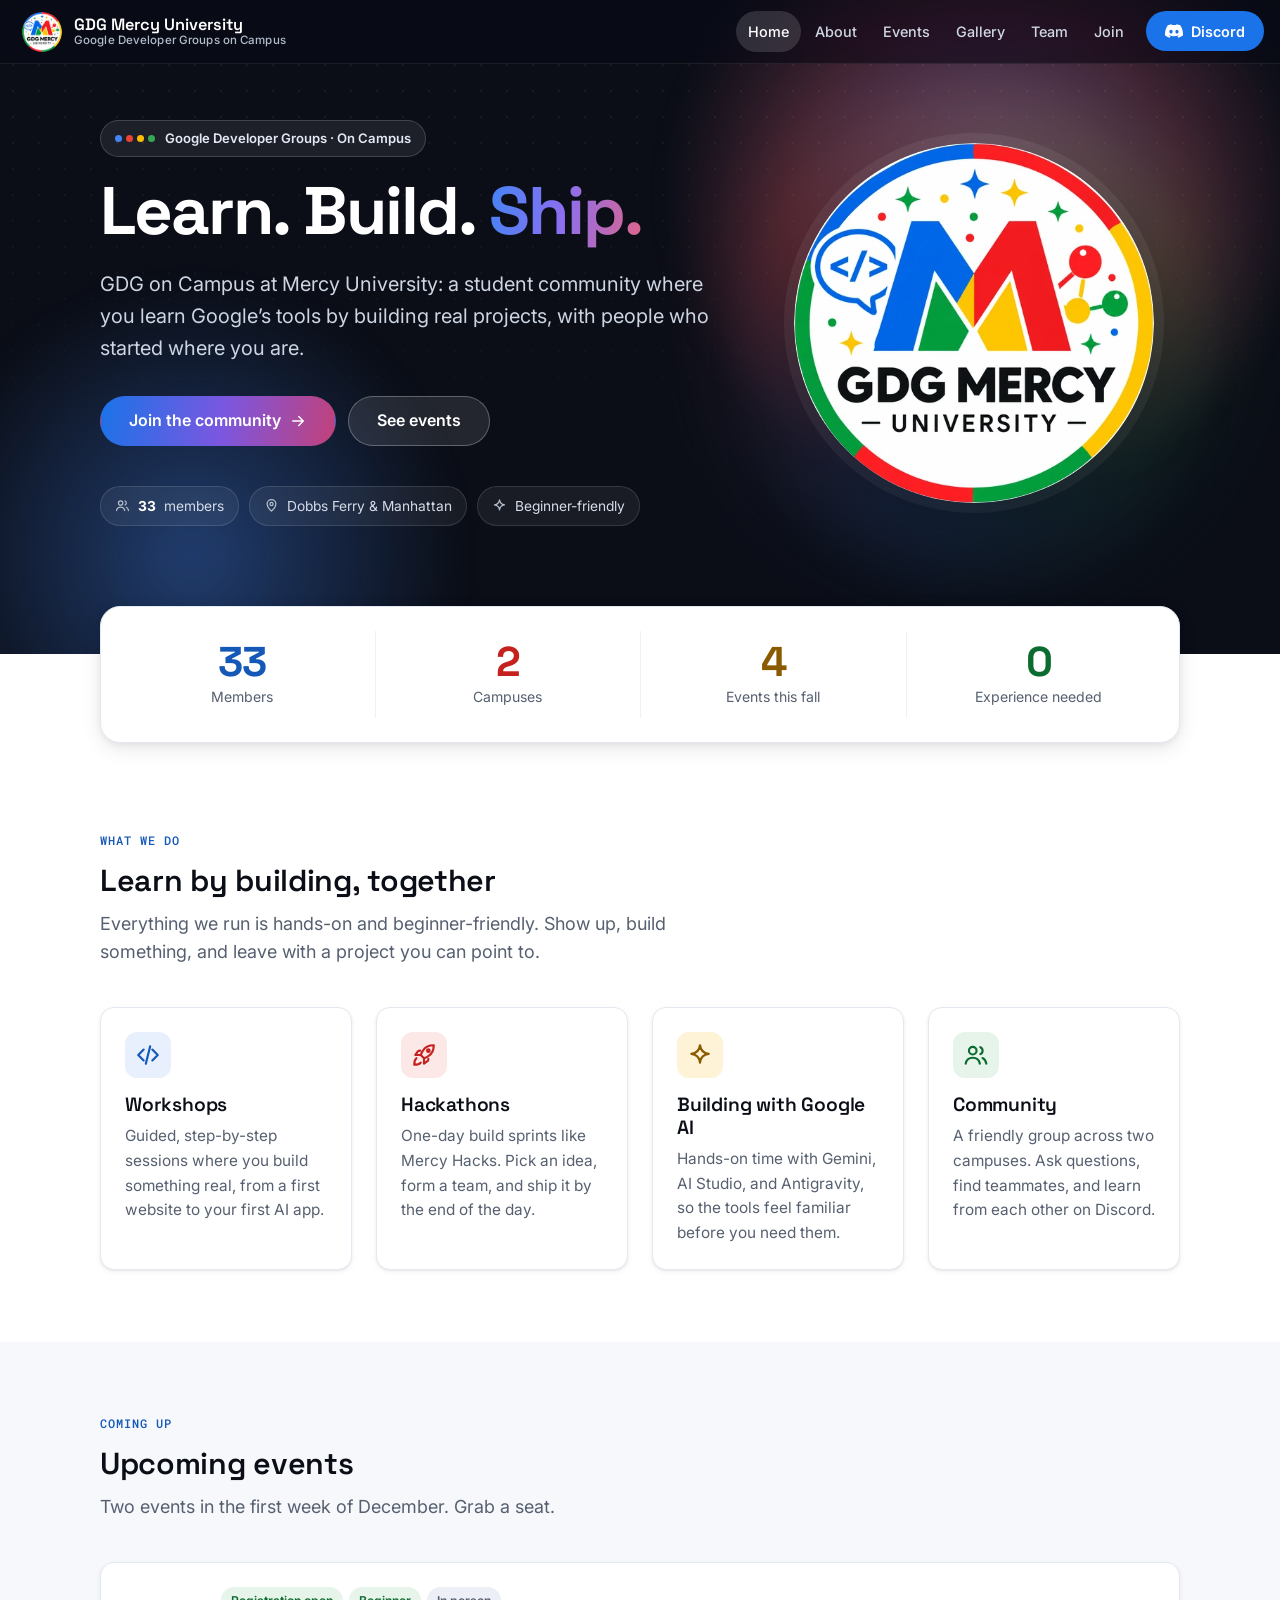
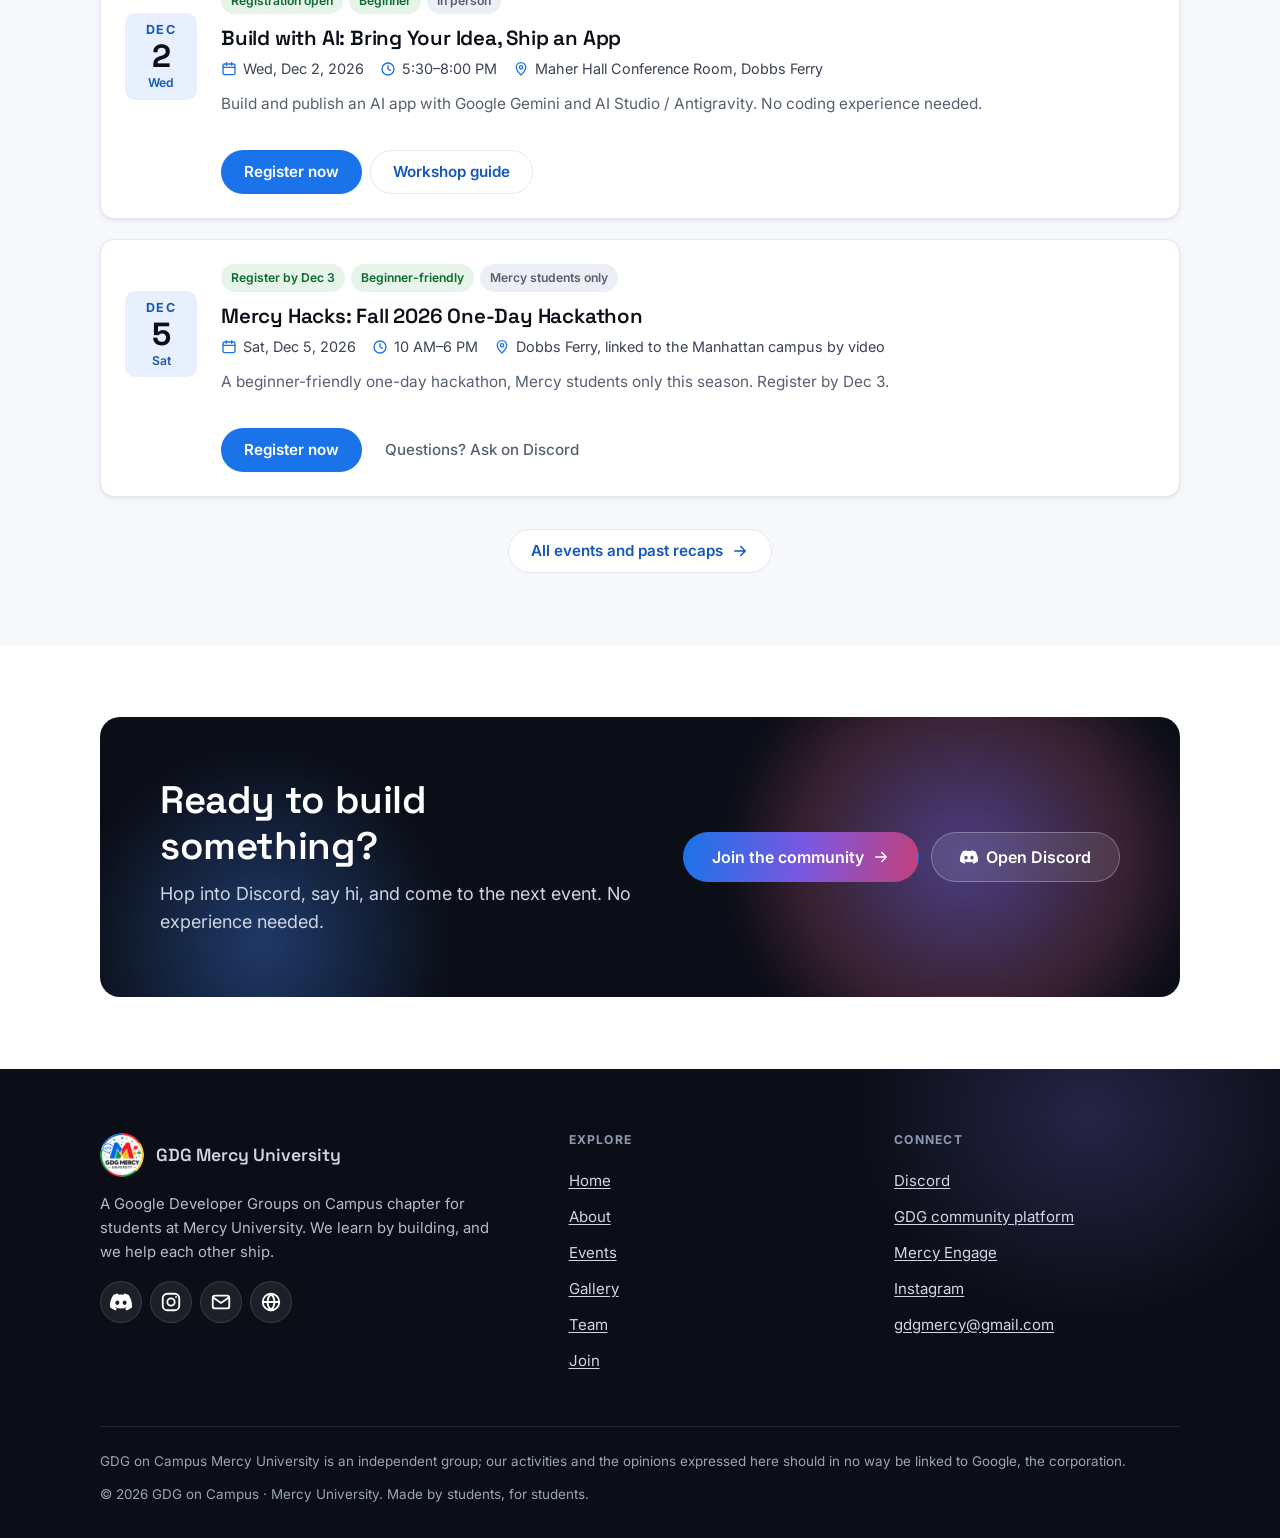
<file: index.html>
<!doctype html>
<html lang="en">
<head>
<meta charset="utf-8">
<meta name="viewport" content="width=device-width, initial-scale=1, viewport-fit=cover">
<title>GDG on Campus · Mercy University</title>
<meta name="description" content="GDG on Campus at Mercy University: a beginner-friendly student community where you learn, build, and ship real projects with Google technologies.">
<meta name="theme-color" content="#0b0e17">
<meta property="og:type" content="website">
<meta property="og:site_name" content="GDG on Campus &middot; Mercy University">
<meta property="og:title" content="GDG on Campus · Mercy University">
<meta property="og:description" content="GDG on Campus at Mercy University: a beginner-friendly student community where you learn, build, and ship real projects with Google technologies.">
<meta property="og:image" content="assets/gdg-mercy-logo-512.webp">
<meta property="og:image:alt" content="GDG Mercy University logo">
<meta name="twitter:card" content="summary">
<link rel="icon" type="image/png" href="assets/favicon.png">
<link rel="apple-touch-icon" href="assets/gdg-mercy-logo-96.png">
<link rel="preconnect" href="https://fonts.googleapis.com">
<link rel="preconnect" href="https://fonts.gstatic.com" crossorigin>
<link href="https://fonts.googleapis.com/css2?family=Space+Grotesk:wght@500;600;700&family=Inter:wght@400;500;600;700&family=Roboto+Mono:wght@400;500&display=swap" rel="stylesheet">
<link rel="stylesheet" href="css/theme.css">
<link rel="stylesheet" href="css/site.css">
<script>document.documentElement.className+=' js'</script>
</head>
<body>
<svg width="0" height="0" style="position:absolute" aria-hidden="true" focusable="false">
<symbol id="i-calendar" viewBox="0 0 24 24"><rect x="3" y="4.5" width="18" height="16" rx="2.5"/><path d="M3 9.5h18M8 2.5v4M16 2.5v4"/></symbol>
<symbol id="i-clock" viewBox="0 0 24 24"><circle cx="12" cy="12" r="9"/><path d="M12 7v5l3.5 2"/></symbol>
<symbol id="i-pin" viewBox="0 0 24 24"><path d="M12 21s-7-6.2-7-11.5a7 7 0 0 1 14 0C19 14.800 12 21 12 21z"/><circle cx="12" cy="9.5" r="2.5"/></symbol>
<symbol id="i-users" viewBox="0 0 24 24"><circle cx="9" cy="8" r="3.5"/><path d="M2.5 20c.6-3.6 3.200-5.500 6.500-5.500s5.900 1.900 6.500 5.500"/><path d="M16 4.800a3.500 3.500 0 0 1 0 6.400M18 14.800c1.900.8 3.100 2.500 3.500 5.200"/></symbol>
<symbol id="i-code" viewBox="0 0 24 24"><path d="M8 7l-5 5 5 5M16 7l5 5-5 5M14 4l-4 16"/></symbol>
<symbol id="i-rocket" viewBox="0 0 24 24"><path d="M5 15c-1.500 1.200-2 4.500-2 6 1.500 0 4.800-.5 6-2M12 15l-3-3a22 22 0 0 1 2-4c2-3.500 5.500-5 10-5 0 4.500-1.500 8-5 10a22 22 0 0 1-4 2z"/><circle cx="16" cy="8" r="1.200"/><path d="M9 12H4l2.500-3.500c.5-.5 1.200-.5 2-.5M12 15v5l3.500-2.500c.5-.5.500-1.200.5-2"/></symbol>
<symbol id="i-spark" viewBox="0 0 24 24"><path d="M12 3c.6 4.800 3.200 7.400 8 8-4.800.6-7.400 3.200-8 8-.6-4.800-3.200-7.400-8-8 4.800-.6 7.400-3.200 8-8z"/></symbol>
<symbol id="i-chat" viewBox="0 0 24 24"><path d="M4 5.500A2.500 2.500 0 0 1 6.500 3h11A2.500 2.500 0 0 1 20 5.500v8a2.500 2.500 0 0 1-2.500 2.500H11l-5 4v-4h-.5A1.500 1.500 0 0 1 4 14.500z"/></symbol>
<symbol id="i-arrow" viewBox="0 0 24 24"><path d="M5 12h14M13 6l6 6-6 6"/></symbol>
<symbol id="i-ext" viewBox="0 0 24 24"><path d="M14 4h6v6M20 4l-9 9M18 14v4.500a1.500 1.500 0 0 1-1.500 1.500h-11A1.500 1.500 0 0 1 4 18.500v-11A1.500 1.500 0 0 1 5.500 6H10"/></symbol>
<symbol id="i-info" viewBox="0 0 24 24"><circle cx="12" cy="12" r="9"/><path d="M12 11v5M12 7.800v.2"/></symbol>
<symbol id="i-mail" viewBox="0 0 24 24"><rect x="3" y="5" width="18" height="14" rx="2.500"/><path d="M3.500 7l8.500 6 8.500-6"/></symbol>
<symbol id="i-globe" viewBox="0 0 24 24"><circle cx="12" cy="12" r="9"/><path d="M3 12h18M12 3c2.500 2.600 3.800 5.600 3.800 9s-1.300 6.400-3.800 9c-2.500-2.600-3.800-5.600-3.800-9S9.500 5.600 12 3z"/></symbol>
<symbol id="i-cap" viewBox="0 0 24 24"><path d="M2 9.500L12 5l10 4.500-10 4.500z"/><path d="M6 11.800V16c0 1.300 2.700 3 6 3s6-1.700 6-3v-4.200M22 9.500V15"/></symbol>
<symbol id="i-insta" viewBox="0 0 24 24"><rect x="3" y="3" width="18" height="18" rx="5"/><circle cx="12" cy="12" r="4"/><path d="M17.500 6.500v.01"/></symbol>
<symbol id="i-zoom" viewBox="0 0 24 24"><circle cx="11" cy="11" r="7"/><path d="M21 21l-4.500-4.500M11 8v6M8 11h6"/></symbol>
<symbol id="i-close" viewBox="0 0 24 24"><path d="M6 6l12 12M18 6L6 18"/></symbol>
<symbol id="i-prev" viewBox="0 0 24 24"><path d="M15 5l-7 7 7 7"/></symbol>
<symbol id="i-next" viewBox="0 0 24 24"><path d="M9 5l7 7-7 7"/></symbol>
<symbol id="i-play" viewBox="0 0 24 24"><path d="M8 5.500v13l11-6.500z"/></symbol>
<symbol id="i-check" viewBox="0 0 24 24"><path d="M5 12.500l4.500 4.500L19 7.500"/></symbol>
<symbol id="i-discord" viewBox="0 0 24 24"><path d="M20.317 4.37a19.8 19.8 0 0 0-4.885-1.515.074.074 0 0 0-.079.037c-.21.375-.444.864-.608 1.25a18.27 18.27 0 0 0-5.487 0 12.64 12.64 0 0 0-.617-1.25.077.077 0 0 0-.079-.037A19.74 19.74 0 0 0 3.677 4.37a.07.07 0 0 0-.032.027C.533 9.046-.32 13.58.099 18.057a.082.082 0 0 0 .031.057 19.9 19.9 0 0 0 5.993 3.03.078.078 0 0 0 .084-.028 14.1 14.1 0 0 0 1.226-1.994.076.076 0 0 0-.041-.106 13.1 13.1 0 0 1-1.872-.892.077.077 0 0 1-.008-.128c.126-.094.252-.192.372-.292a.074.074 0 0 1 .078-.01c3.927 1.793 8.18 1.793 12.061 0a.074.074 0 0 1 .079.009c.12.1.246.198.373.293a.077.077 0 0 1-.006.127 12.3 12.3 0 0 1-1.873.892.077.077 0 0 0-.041.107c.36.698.772 1.362 1.225 1.993a.076.076 0 0 0 .084.028 19.84 19.84 0 0 0 6.002-3.03.077.077 0 0 0 .032-.054c.5-5.177-.838-9.674-3.549-13.660a.061.061 0 0 0-.031-.03zM8.020 15.330c-1.183 0-2.157-1.085-2.157-2.419 0-1.333.956-2.419 2.157-2.419 1.210 0 2.176 1.096 2.157 2.420 0 1.333-.956 2.418-2.157 2.418zm7.975 0c-1.183 0-2.157-1.085-2.157-2.419 0-1.333.955-2.419 2.157-2.419 1.210 0 2.176 1.096 2.157 2.420 0 1.333-.946 2.418-2.157 2.418z"/></symbol>
</svg>
<a class="skip" href="#main">Skip to content</a>
<header class="topbar on-dark" id="topbar">
  <a class="brand" href="index.html" aria-label="GDG Mercy University, home">
    <img src="assets/gdg-mercy-logo-96.png" width="40" height="40" alt="GDG Mercy University logo">
    <span class="bt">GDG Mercy University<small>Google Developer Groups on Campus</small></span>
  </a>
  <button class="menu-btn" id="menu-btn" type="button" aria-expanded="false" aria-controls="site-nav" aria-label="Open menu"><span class="bars" aria-hidden="true"><i></i><i></i><i></i></span></button>
  <nav id="site-nav" aria-label="Main">
    <a class="tb-link" href="index.html" aria-current="page">Home</a>
    <a class="tb-link" href="about.html">About</a>
    <a class="tb-link" href="events.html">Events</a>
    <a class="tb-link" href="gallery.html">Gallery</a>
    <a class="tb-link" href="team.html">Team</a>
    <a class="tb-link" href="join.html">Join</a>
    <a class="btn primary sm" href="https://discord.gg/bWHS7KfQe6" target="_blank" rel="noopener"><svg class="i fill" aria-hidden="true" focusable="false"><use href="#i-discord"/></svg>Discord<span class="visually-hidden"> (opens in a new tab)</span></a>
  </nav>
</header>
<main id="main" tabindex="-1">
<section class="hero pull">
  <div class="hero-dots" aria-hidden="true"></div>
  <div class="container">
    <div class="hero-in">
      <div>
        <p class="eyebrow"><span class="gd" aria-hidden="true"><i></i><i></i><i></i><i></i></span>Google Developer Groups &middot; On Campus</p>
        <h1>Learn. Build. <span class="g">Ship.</span></h1>
        <p class="lead">GDG on Campus at Mercy University: a student community where you learn Google&rsquo;s tools by building real projects, with people who started where you are.</p>
        <div class="cta">
          <a class="btn grad lg" href="join.html">Join the community <svg class="i" aria-hidden="true" focusable="false"><use href="#i-arrow"/></svg></a>
          <a class="btn ondark lg" href="events.html">See events</a>
        </div>
        <ul class="facts">
          <li class="fact"><svg class="i" aria-hidden="true" focusable="false"><use href="#i-users"/></svg><b>33</b> members</li>
          <li class="fact"><svg class="i" aria-hidden="true" focusable="false"><use href="#i-pin"/></svg>Dobbs Ferry &amp; Manhattan</li>
          <li class="fact"><svg class="i" aria-hidden="true" focusable="false"><use href="#i-spark"/></svg>Beginner-friendly</li>
        </ul>
      </div>
      <div class="hero-logo"><img src="assets/gdg-mercy-logo-512.webp" width="512" height="512" alt="GDG Mercy University logo" fetchpriority="high"></div>
    </div>
  </div>
</section>
<div class="container">
  <ul class="stats" aria-label="Chapter at a glance">
    <li><b>33</b><span>Members</span></li>
    <li><b>2</b><span>Campuses</span></li>
    <li><b>4</b><span>Events this fall</span></li>
    <li><b>0</b><span>Experience needed</span></li>
  </ul>
</div>
<section class="band" aria-labelledby="what">
  <div class="container">
    <div class="sec-head"><span class="kicker">What we do</span><h2 id="what">Learn by building, together</h2><p>Everything we run is hands-on and beginner-friendly. Show up, build something, and leave with a project you can point to.</p></div>
    <div class="grid c4">
      <article class="card feature">
        <span class="ico blue"><svg class="i" aria-hidden="true" focusable="false"><use href="#i-code"/></svg></span>
        <h3>Workshops</h3>
        <p>Guided, step-by-step sessions where you build something real, from a first website to your first AI app.</p>
      </article>
      <article class="card feature">
        <span class="ico red"><svg class="i" aria-hidden="true" focusable="false"><use href="#i-rocket"/></svg></span>
        <h3>Hackathons</h3>
        <p>One-day build sprints like Mercy Hacks. Pick an idea, form a team, and ship it by the end of the day.</p>
      </article>
      <article class="card feature">
        <span class="ico yellow"><svg class="i" aria-hidden="true" focusable="false"><use href="#i-spark"/></svg></span>
        <h3>Building with Google AI</h3>
        <p>Hands-on time with Gemini, AI Studio, and Antigravity, so the tools feel familiar before you need them.</p>
      </article>
      <article class="card feature">
        <span class="ico green"><svg class="i" aria-hidden="true" focusable="false"><use href="#i-users"/></svg></span>
        <h3>Community</h3>
        <p>A friendly group across two campuses. Ask questions, find teammates, and learn from each other on Discord.</p>
      </article>
    </div>
  </div>
</section>
<section class="band alt" aria-labelledby="up">
  <div class="container">
    <div class="sec-head"><span class="kicker">Coming up</span><h2 id="up">Upcoming events</h2><p>Two events in the first week of December. Grab a seat.</p></div>
    <ul class="events">
<li class="event compact">
  <div class="date-blk" aria-hidden="true"><span class="m">Dec</span><span class="d">2</span><span class="w">Wed</span></div>
  <div>
    <div class="tags"><span class="tag open">Registration open</span><span class="tag easy">Beginner</span><span class="tag ">In person</span></div>
    <h3>Build with AI: Bring Your Idea, Ship an App</h3>
    <ul class="meta"><li><svg class="i" aria-hidden="true" focusable="false"><use href="#i-calendar"/></svg><time datetime="2026-12-02">Wed, Dec 2, 2026</time></li><li><svg class="i" aria-hidden="true" focusable="false"><use href="#i-clock"/></svg>5:30–8:00 PM</li><li><svg class="i" aria-hidden="true" focusable="false"><use href="#i-pin"/></svg>Maher Hall Conference Room, Dobbs Ferry</li></ul>
    <p>Build and publish an AI app with Google Gemini and AI Studio / Antigravity. No coding experience needed.</p>
  </div>
  <div class="ev-actions"><a class="btn primary" href="https://docs.google.com/forms/d/e/1FAIpQLSf4bMJgmmxpeuRYTfDJgOF1_krM_VFXV0xWE2lnESQZCnvpDA/viewform" target="_blank" rel="noopener">Register now<span class="visually-hidden"> (opens in a new tab)</span></a><a class="btn ghost" href="https://gdgmercy.github.io/workshop2/" target="_blank" rel="noopener">Workshop guide<span class="visually-hidden"> (opens in a new tab)</span></a></div>
</li>
<li class="event compact">
  <div class="date-blk" aria-hidden="true"><span class="m">Dec</span><span class="d">5</span><span class="w">Sat</span></div>
  <div>
    <div class="tags"><span class="tag open">Register by Dec 3</span><span class="tag easy">Beginner-friendly</span><span class="tag ">Mercy students only</span></div>
    <h3>Mercy Hacks: Fall 2026 One-Day Hackathon</h3>
    <ul class="meta"><li><svg class="i" aria-hidden="true" focusable="false"><use href="#i-calendar"/></svg><time datetime="2026-12-05">Sat, Dec 5, 2026</time></li><li><svg class="i" aria-hidden="true" focusable="false"><use href="#i-clock"/></svg>10 AM–6 PM</li><li><svg class="i" aria-hidden="true" focusable="false"><use href="#i-pin"/></svg>Dobbs Ferry, linked to the Manhattan campus by video</li></ul>
    <p>A beginner-friendly one-day hackathon, Mercy students only this season. Register by Dec 3.</p>
  </div>
  <div class="ev-actions"><a class="btn primary" href="https://forms.gle/2TFHxe2uCg7HN2do7" target="_blank" rel="noopener">Register now<span class="visually-hidden"> (opens in a new tab)</span></a><a class="btn quiet" href="https://discord.gg/bWHS7KfQe6" target="_blank" rel="noopener">Questions? Ask on Discord<span class="visually-hidden"> (opens in a new tab)</span></a></div>
</li>
    </ul>
    <div class="more"><a class="btn ghost" href="events.html">All events and past recaps <svg class="i" aria-hidden="true" focusable="false"><use href="#i-arrow"/></svg></a></div>
  </div>
</section>
<section class="band">
  <div class="container">
    <div class="cta-band">
      <div>
        <h2>Ready to build something?</h2>
        <p>Hop into Discord, say hi, and come to the next event. No experience needed.</p>
      </div>
      <div class="cta">
        <a class="btn grad lg" href="join.html">Join the community <svg class="i" aria-hidden="true" focusable="false"><use href="#i-arrow"/></svg></a>
        <a class="btn ondark lg" href="https://discord.gg/bWHS7KfQe6" target="_blank" rel="noopener"><svg class="i fill" aria-hidden="true" focusable="false"><use href="#i-discord"/></svg>Open Discord<span class="visually-hidden"> (opens in a new tab)</span></a>
      </div>
    </div>
  </div>
</section>
</main>
<footer class="footer">
  <div class="container">
    <div class="f-grid">
      <div>
        <a class="f-brand" href="index.html"><img src="assets/gdg-mercy-logo-96.png" width="44" height="44" alt="">GDG Mercy University</a>
        <p>A Google Developer Groups on Campus chapter for students at Mercy University. We learn by building, and we help each other ship.</p>
        <div class="social"><a class="" href="https://discord.gg/bWHS7KfQe6" target="_blank" rel="noopener" aria-label="Discord (opens in a new tab)"><svg class="i fill" aria-hidden="true" focusable="false"><use href="#i-discord"/></svg><span class="visually-hidden"> (opens in a new tab)</span></a><a class="" href="https://www.instagram.com/gdg.mercy" target="_blank" rel="noopener" aria-label="Instagram (opens in a new tab)"><svg class="i" aria-hidden="true" focusable="false"><use href="#i-insta"/></svg><span class="visually-hidden"> (opens in a new tab)</span></a><a href="mailto:gdgmercy@gmail.com" aria-label="Email GDG Mercy"><svg class="i" aria-hidden="true" focusable="false"><use href="#i-mail"/></svg></a><a class="" href="https://gdg.community.dev/gdg-on-campus-mercy-university-dobbs-ferry-united-states/" target="_blank" rel="noopener" aria-label="GDG community platform (opens in a new tab)"><svg class="i" aria-hidden="true" focusable="false"><use href="#i-globe"/></svg><span class="visually-hidden"> (opens in a new tab)</span></a></div>
      </div>
      <nav aria-label="Footer">
        <h2>Explore</h2>
        <ul>
        <li><a href="index.html">Home</a></li>
        <li><a href="about.html">About</a></li>
        <li><a href="events.html">Events</a></li>
        <li><a href="gallery.html">Gallery</a></li>
        <li><a href="team.html">Team</a></li>
        <li><a href="join.html">Join</a></li>
        </ul>
      </nav>
      <div>
        <h2>Connect</h2>
        <ul>
          <li><a class="" href="https://discord.gg/bWHS7KfQe6" target="_blank" rel="noopener">Discord<span class="visually-hidden"> (opens in a new tab)</span></a></li>
          <li><a class="" href="https://gdg.community.dev/gdg-on-campus-mercy-university-dobbs-ferry-united-states/" target="_blank" rel="noopener">GDG community platform<span class="visually-hidden"> (opens in a new tab)</span></a></li>
          <li><a class="" href="https://engage.mercy.edu/organization/gdg" target="_blank" rel="noopener">Mercy Engage<span class="visually-hidden"> (opens in a new tab)</span></a></li>
          <li><a class="" href="https://www.instagram.com/gdg.mercy" target="_blank" rel="noopener">Instagram<span class="visually-hidden"> (opens in a new tab)</span></a></li>
          <li><a href="mailto:gdgmercy@gmail.com">gdgmercy@gmail.com</a></li>
        </ul>
      </div>
    </div>
    <div class="f-legal">
      <p>GDG on Campus Mercy University is an independent group; our activities and the opinions expressed here should in no way be linked to Google, the corporation.</p>
      <p>&copy; <span data-year>2026</span> GDG on Campus &middot; Mercy University. Made by students, for students.</p>
    </div>
  </div>
</footer>
<script src="js/site.js" defer></script>
</body>
</html>
</file>
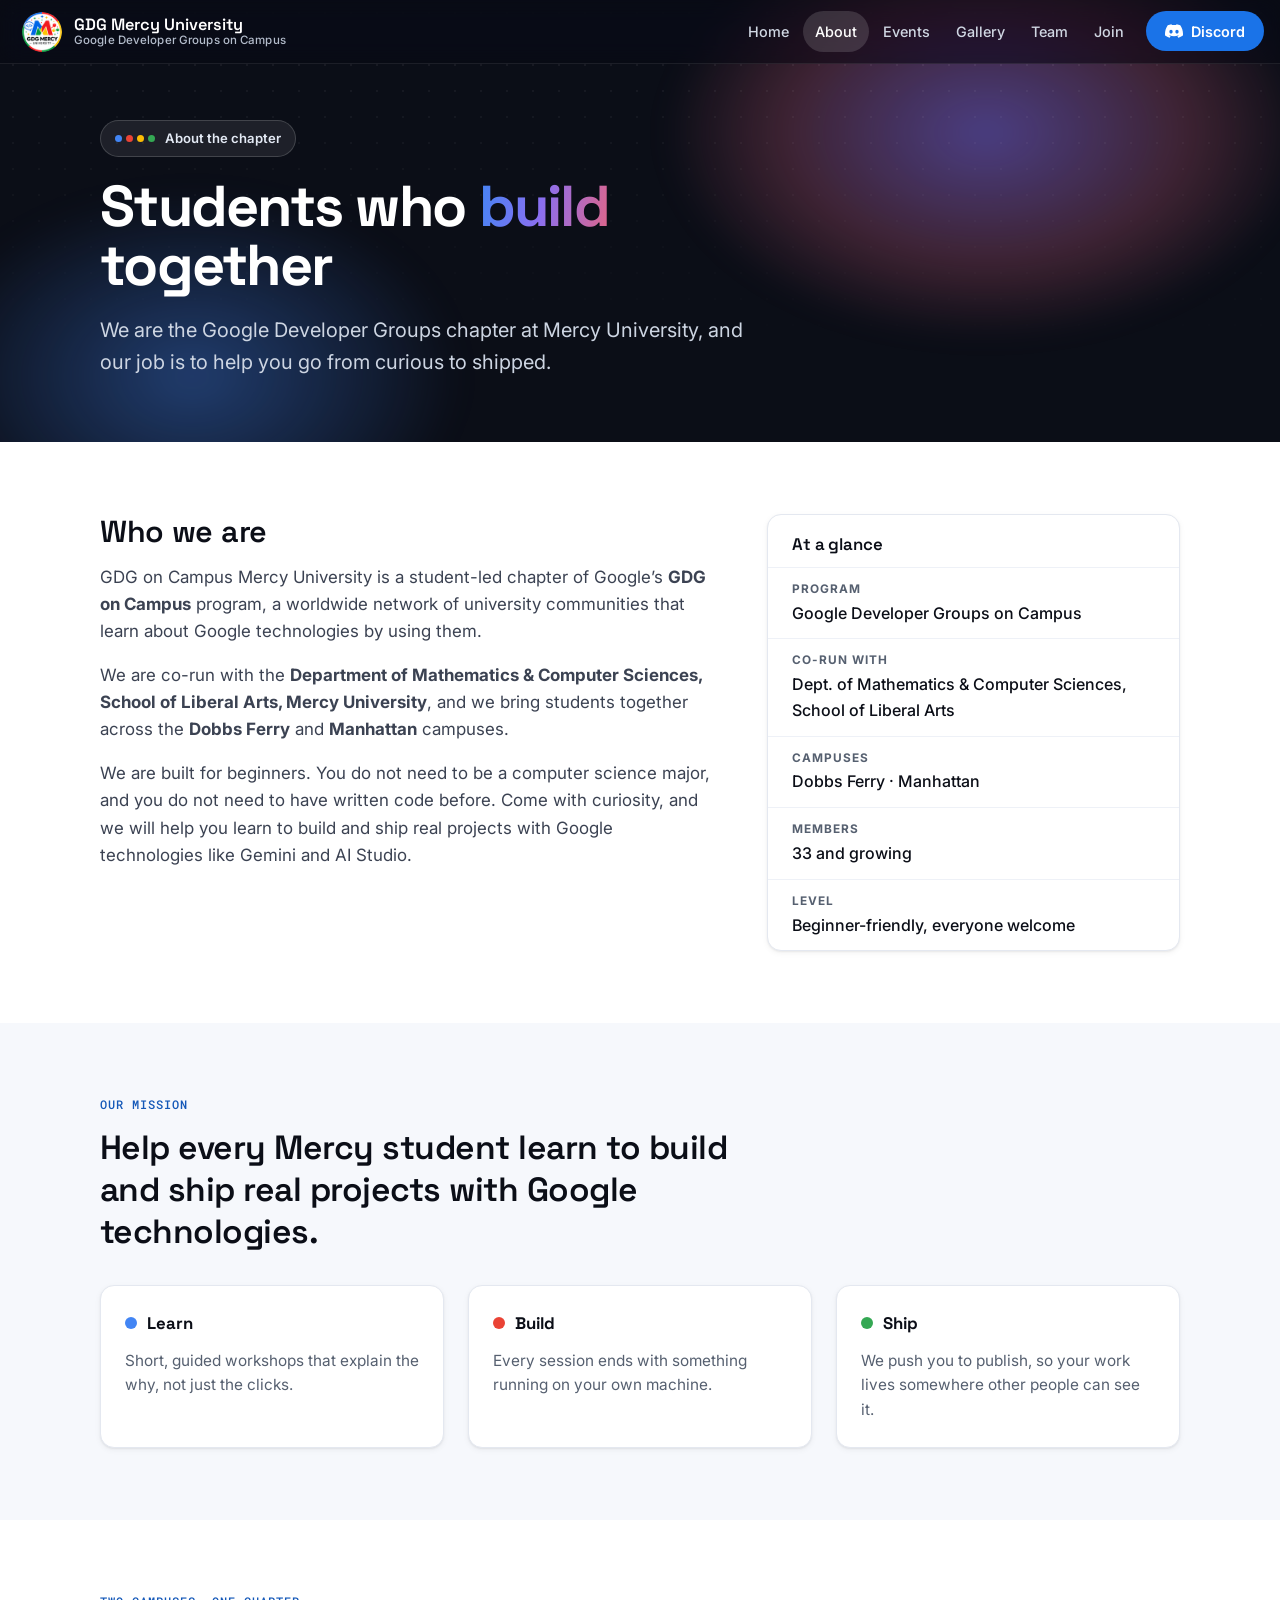
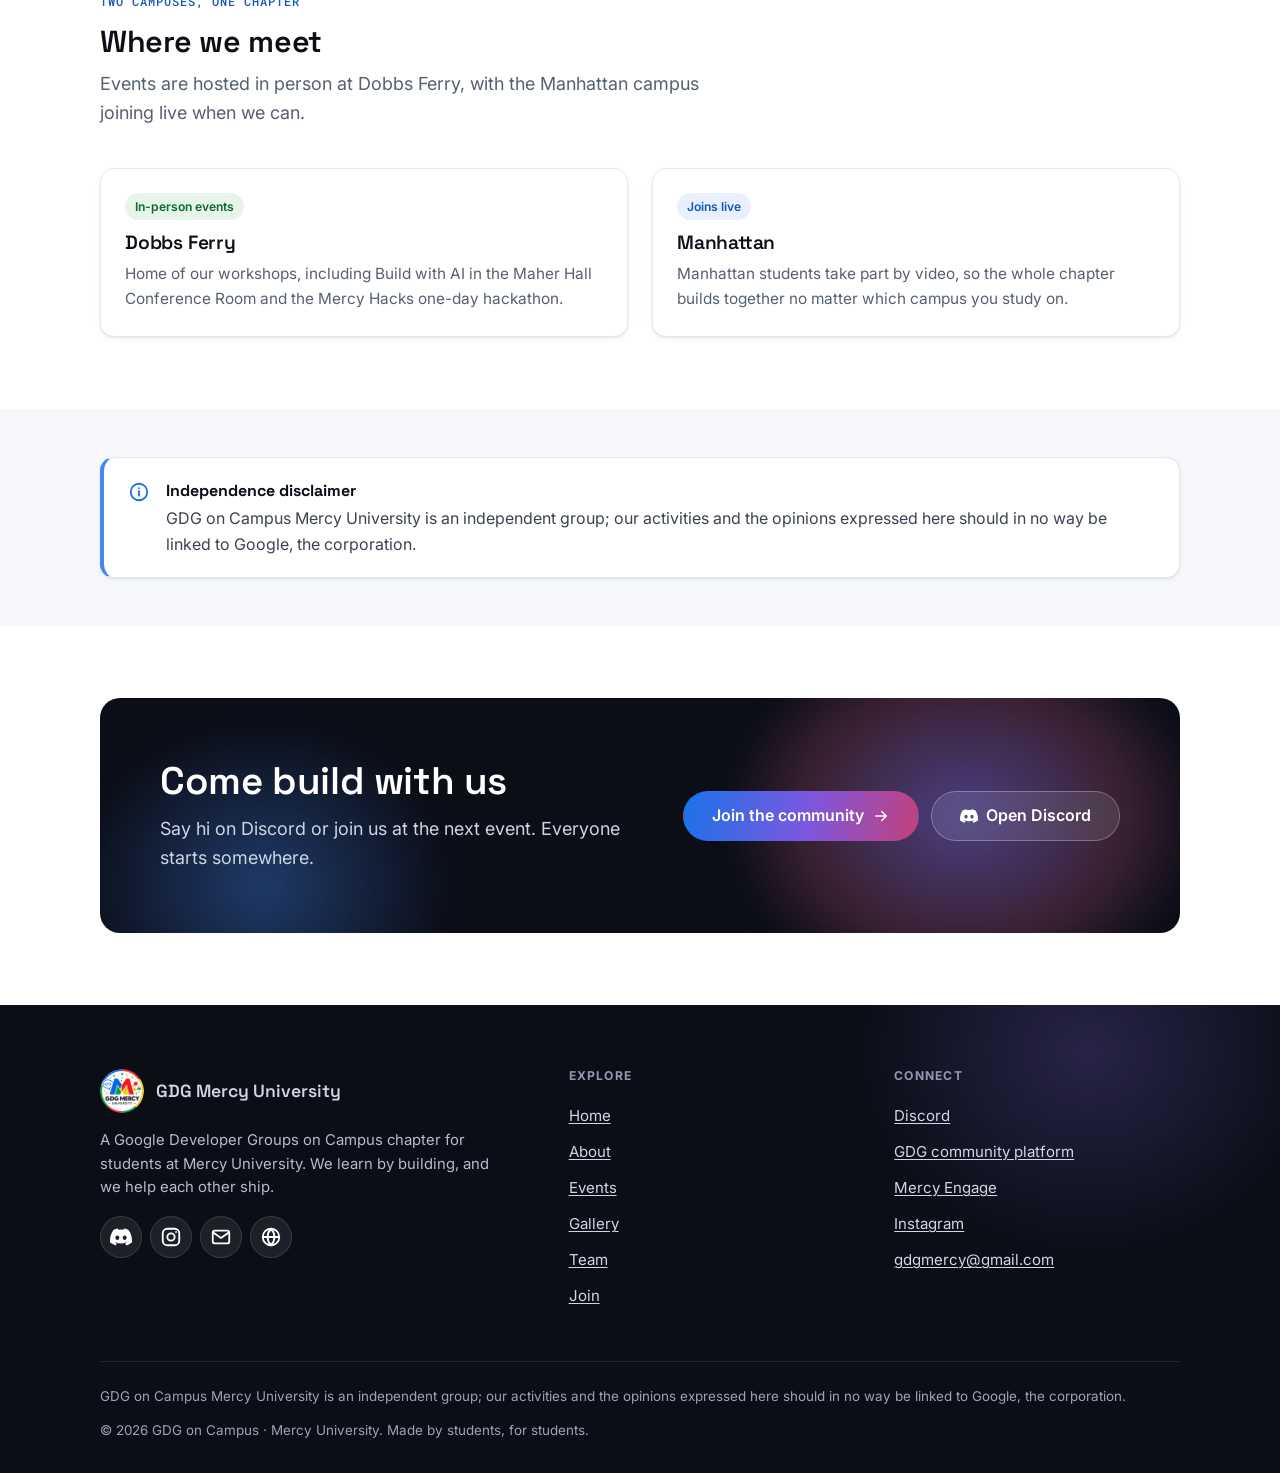
<file: about.html>
<!doctype html>
<html lang="en">
<head>
<meta charset="utf-8">
<meta name="viewport" content="width=device-width, initial-scale=1, viewport-fit=cover">
<title>About · GDG Mercy University</title>
<meta name="description" content="GDG on Campus Mercy University is a student chapter of Google Developer Groups, co-run with the Department of Mathematics &amp; Computer Sciences across the Dobbs Ferry and Manhattan campuses.">
<meta name="theme-color" content="#0b0e17">
<meta property="og:type" content="website">
<meta property="og:site_name" content="GDG on Campus &middot; Mercy University">
<meta property="og:title" content="About · GDG Mercy University">
<meta property="og:description" content="GDG on Campus Mercy University is a student chapter of Google Developer Groups, co-run with the Department of Mathematics &amp; Computer Sciences across the Dobbs Ferry and Manhattan campuses.">
<meta property="og:image" content="assets/gdg-mercy-logo-512.webp">
<meta property="og:image:alt" content="GDG Mercy University logo">
<meta name="twitter:card" content="summary">
<link rel="icon" type="image/png" href="assets/favicon.png">
<link rel="apple-touch-icon" href="assets/gdg-mercy-logo-96.png">
<link rel="preconnect" href="https://fonts.googleapis.com">
<link rel="preconnect" href="https://fonts.gstatic.com" crossorigin>
<link href="https://fonts.googleapis.com/css2?family=Space+Grotesk:wght@500;600;700&family=Inter:wght@400;500;600;700&family=Roboto+Mono:wght@400;500&display=swap" rel="stylesheet">
<link rel="stylesheet" href="css/theme.css">
<link rel="stylesheet" href="css/site.css">
<script>document.documentElement.className+=' js'</script>
</head>
<body>
<svg width="0" height="0" style="position:absolute" aria-hidden="true" focusable="false">
<symbol id="i-calendar" viewBox="0 0 24 24"><rect x="3" y="4.5" width="18" height="16" rx="2.5"/><path d="M3 9.5h18M8 2.5v4M16 2.5v4"/></symbol>
<symbol id="i-clock" viewBox="0 0 24 24"><circle cx="12" cy="12" r="9"/><path d="M12 7v5l3.5 2"/></symbol>
<symbol id="i-pin" viewBox="0 0 24 24"><path d="M12 21s-7-6.2-7-11.5a7 7 0 0 1 14 0C19 14.800 12 21 12 21z"/><circle cx="12" cy="9.5" r="2.5"/></symbol>
<symbol id="i-users" viewBox="0 0 24 24"><circle cx="9" cy="8" r="3.5"/><path d="M2.5 20c.6-3.6 3.200-5.500 6.500-5.500s5.900 1.900 6.500 5.500"/><path d="M16 4.800a3.500 3.500 0 0 1 0 6.400M18 14.800c1.900.8 3.100 2.500 3.500 5.200"/></symbol>
<symbol id="i-code" viewBox="0 0 24 24"><path d="M8 7l-5 5 5 5M16 7l5 5-5 5M14 4l-4 16"/></symbol>
<symbol id="i-rocket" viewBox="0 0 24 24"><path d="M5 15c-1.500 1.200-2 4.500-2 6 1.500 0 4.800-.5 6-2M12 15l-3-3a22 22 0 0 1 2-4c2-3.500 5.500-5 10-5 0 4.500-1.500 8-5 10a22 22 0 0 1-4 2z"/><circle cx="16" cy="8" r="1.200"/><path d="M9 12H4l2.500-3.500c.5-.5 1.200-.5 2-.5M12 15v5l3.500-2.500c.5-.5.500-1.200.5-2"/></symbol>
<symbol id="i-spark" viewBox="0 0 24 24"><path d="M12 3c.6 4.800 3.200 7.400 8 8-4.800.6-7.400 3.200-8 8-.6-4.800-3.200-7.400-8-8 4.800-.6 7.400-3.200 8-8z"/></symbol>
<symbol id="i-chat" viewBox="0 0 24 24"><path d="M4 5.500A2.500 2.500 0 0 1 6.500 3h11A2.500 2.500 0 0 1 20 5.500v8a2.500 2.500 0 0 1-2.500 2.500H11l-5 4v-4h-.5A1.500 1.500 0 0 1 4 14.500z"/></symbol>
<symbol id="i-arrow" viewBox="0 0 24 24"><path d="M5 12h14M13 6l6 6-6 6"/></symbol>
<symbol id="i-ext" viewBox="0 0 24 24"><path d="M14 4h6v6M20 4l-9 9M18 14v4.500a1.500 1.500 0 0 1-1.500 1.500h-11A1.500 1.500 0 0 1 4 18.500v-11A1.500 1.500 0 0 1 5.500 6H10"/></symbol>
<symbol id="i-info" viewBox="0 0 24 24"><circle cx="12" cy="12" r="9"/><path d="M12 11v5M12 7.800v.2"/></symbol>
<symbol id="i-mail" viewBox="0 0 24 24"><rect x="3" y="5" width="18" height="14" rx="2.500"/><path d="M3.500 7l8.500 6 8.500-6"/></symbol>
<symbol id="i-globe" viewBox="0 0 24 24"><circle cx="12" cy="12" r="9"/><path d="M3 12h18M12 3c2.500 2.600 3.800 5.600 3.800 9s-1.300 6.400-3.800 9c-2.500-2.600-3.800-5.600-3.800-9S9.500 5.600 12 3z"/></symbol>
<symbol id="i-cap" viewBox="0 0 24 24"><path d="M2 9.500L12 5l10 4.500-10 4.500z"/><path d="M6 11.800V16c0 1.300 2.700 3 6 3s6-1.700 6-3v-4.200M22 9.500V15"/></symbol>
<symbol id="i-insta" viewBox="0 0 24 24"><rect x="3" y="3" width="18" height="18" rx="5"/><circle cx="12" cy="12" r="4"/><path d="M17.500 6.500v.01"/></symbol>
<symbol id="i-zoom" viewBox="0 0 24 24"><circle cx="11" cy="11" r="7"/><path d="M21 21l-4.500-4.500M11 8v6M8 11h6"/></symbol>
<symbol id="i-close" viewBox="0 0 24 24"><path d="M6 6l12 12M18 6L6 18"/></symbol>
<symbol id="i-prev" viewBox="0 0 24 24"><path d="M15 5l-7 7 7 7"/></symbol>
<symbol id="i-next" viewBox="0 0 24 24"><path d="M9 5l7 7-7 7"/></symbol>
<symbol id="i-play" viewBox="0 0 24 24"><path d="M8 5.500v13l11-6.500z"/></symbol>
<symbol id="i-check" viewBox="0 0 24 24"><path d="M5 12.500l4.500 4.500L19 7.500"/></symbol>
<symbol id="i-discord" viewBox="0 0 24 24"><path d="M20.317 4.37a19.8 19.8 0 0 0-4.885-1.515.074.074 0 0 0-.079.037c-.21.375-.444.864-.608 1.25a18.27 18.27 0 0 0-5.487 0 12.64 12.64 0 0 0-.617-1.25.077.077 0 0 0-.079-.037A19.74 19.74 0 0 0 3.677 4.37a.07.07 0 0 0-.032.027C.533 9.046-.32 13.58.099 18.057a.082.082 0 0 0 .031.057 19.9 19.9 0 0 0 5.993 3.03.078.078 0 0 0 .084-.028 14.1 14.1 0 0 0 1.226-1.994.076.076 0 0 0-.041-.106 13.1 13.1 0 0 1-1.872-.892.077.077 0 0 1-.008-.128c.126-.094.252-.192.372-.292a.074.074 0 0 1 .078-.01c3.927 1.793 8.18 1.793 12.061 0a.074.074 0 0 1 .079.009c.12.1.246.198.373.293a.077.077 0 0 1-.006.127 12.3 12.3 0 0 1-1.873.892.077.077 0 0 0-.041.107c.36.698.772 1.362 1.225 1.993a.076.076 0 0 0 .084.028 19.84 19.84 0 0 0 6.002-3.03.077.077 0 0 0 .032-.054c.5-5.177-.838-9.674-3.549-13.660a.061.061 0 0 0-.031-.03zM8.020 15.330c-1.183 0-2.157-1.085-2.157-2.419 0-1.333.956-2.419 2.157-2.419 1.210 0 2.176 1.096 2.157 2.420 0 1.333-.956 2.418-2.157 2.418zm7.975 0c-1.183 0-2.157-1.085-2.157-2.419 0-1.333.955-2.419 2.157-2.419 1.210 0 2.176 1.096 2.157 2.420 0 1.333-.946 2.418-2.157 2.418z"/></symbol>
</svg>
<a class="skip" href="#main">Skip to content</a>
<header class="topbar on-dark" id="topbar">
  <a class="brand" href="index.html" aria-label="GDG Mercy University, home">
    <img src="assets/gdg-mercy-logo-96.png" width="40" height="40" alt="GDG Mercy University logo">
    <span class="bt">GDG Mercy University<small>Google Developer Groups on Campus</small></span>
  </a>
  <button class="menu-btn" id="menu-btn" type="button" aria-expanded="false" aria-controls="site-nav" aria-label="Open menu"><span class="bars" aria-hidden="true"><i></i><i></i><i></i></span></button>
  <nav id="site-nav" aria-label="Main">
    <a class="tb-link" href="index.html">Home</a>
    <a class="tb-link" href="about.html" aria-current="page">About</a>
    <a class="tb-link" href="events.html">Events</a>
    <a class="tb-link" href="gallery.html">Gallery</a>
    <a class="tb-link" href="team.html">Team</a>
    <a class="tb-link" href="join.html">Join</a>
    <a class="btn primary sm" href="https://discord.gg/bWHS7KfQe6" target="_blank" rel="noopener"><svg class="i fill" aria-hidden="true" focusable="false"><use href="#i-discord"/></svg>Discord<span class="visually-hidden"> (opens in a new tab)</span></a>
  </nav>
</header>
<main id="main" tabindex="-1">
<section class="hero sm">
  <div class="hero-dots" aria-hidden="true"></div>
  <div class="container">
    <div class="">
      <div>
        <p class="eyebrow"><span class="gd" aria-hidden="true"><i></i><i></i><i></i><i></i></span>About the chapter</p>
        <h1>Students who <span class="g">build</span> together</h1>
        <p class="lead">We are the Google Developer Groups chapter at Mercy University, and our job is to help you go from curious to shipped.</p>
        
        
      </div>
      
    </div>
  </div>
</section>
<section class="band" aria-labelledby="who">
  <div class="container split">
    <div class="prose">
      <h2 id="who">Who we are</h2>
      <p>GDG on Campus Mercy University is a student-led chapter of Google&rsquo;s <strong>GDG on Campus</strong> program, a worldwide network of university communities that learn about Google technologies by using them.</p>
      <p>We are co-run with the <strong>Department of Mathematics &amp; Computer Sciences, School of Liberal Arts, Mercy University</strong>, and we bring students together across the <strong>Dobbs Ferry</strong> and <strong>Manhattan</strong> campuses.</p>
      <p>We are built for beginners. You do not need to be a computer science major, and you do not need to have written code before. Come with curiosity, and we will help you learn to build and ship real projects with Google technologies like Gemini and AI Studio.</p>
    </div>
    <aside class="card glance" aria-labelledby="glance-h">
      <h3 id="glance-h">At a glance</h3>
      <dl>
        <div><dt>Program</dt><dd>Google Developer Groups on Campus</dd></div>
        <div><dt>Co-run with</dt><dd>Dept. of Mathematics &amp; Computer Sciences, School of Liberal Arts</dd></div>
        <div><dt>Campuses</dt><dd>Dobbs Ferry &middot; Manhattan</dd></div>
        <div><dt>Members</dt><dd>33 and growing</dd></div>
        <div><dt>Level</dt><dd>Beginner-friendly, everyone welcome</dd></div>
      </dl>
    </aside>
  </div>
</section>
<section class="band alt" aria-labelledby="mission">
  <div class="container">
    <span class="kicker">Our mission</span>
    <p class="mission" id="mission">Help every Mercy student learn to build and ship real projects with Google technologies.</p>
    <div class="grid c3">
      <article class="card pillar"><div class="big"><i style="background:var(--g-blue)"></i>Learn</div><p>Short, guided workshops that explain the why, not just the clicks.</p></article>
      <article class="card pillar"><div class="big"><i style="background:var(--g-red)"></i>Build</div><p>Every session ends with something running on your own machine.</p></article>
      <article class="card pillar"><div class="big"><i style="background:var(--g-green)"></i>Ship</div><p>We push you to publish, so your work lives somewhere other people can see it.</p></article>
    </div>
  </div>
</section>
<section class="band" aria-labelledby="campuses">
  <div class="container">
    <div class="sec-head"><span class="kicker">Two campuses, one chapter</span><h2 id="campuses">Where we meet</h2><p>Events are hosted in person at Dobbs Ferry, with the Manhattan campus joining live when we can.</p></div>
    <div class="grid c2">
      <article class="card campus"><span class="tag easy">In-person events</span><h3>Dobbs Ferry</h3><p>Home of our workshops, including Build with AI in the Maher Hall Conference Room and the Mercy Hacks one-day hackathon.</p></article>
      <article class="card campus"><span class="tag soon">Joins live</span><h3>Manhattan</h3><p>Manhattan students take part by video, so the whole chapter builds together no matter which campus you study on.</p></article>
    </div>
  </div>
</section>
<section class="band alt tight" aria-labelledby="disc">
  <div class="container">
    <div class="disclaimer">
      <svg class="i" aria-hidden="true" focusable="false"><use href="#i-info"/></svg>
      <div><strong id="disc">Independence disclaimer</strong><p>GDG on Campus Mercy University is an independent group; our activities and the opinions expressed here should in no way be linked to Google, the corporation.</p></div>
    </div>
  </div>
</section>
<section class="band">
  <div class="container">
    <div class="cta-band">
      <div>
        <h2>Come build with us</h2>
        <p>Say hi on Discord or join us at the next event. Everyone starts somewhere.</p>
      </div>
      <div class="cta">
        <a class="btn grad lg" href="join.html">Join the community <svg class="i" aria-hidden="true" focusable="false"><use href="#i-arrow"/></svg></a>
        <a class="btn ondark lg" href="https://discord.gg/bWHS7KfQe6" target="_blank" rel="noopener"><svg class="i fill" aria-hidden="true" focusable="false"><use href="#i-discord"/></svg>Open Discord<span class="visually-hidden"> (opens in a new tab)</span></a>
      </div>
    </div>
  </div>
</section>
</main>
<footer class="footer">
  <div class="container">
    <div class="f-grid">
      <div>
        <a class="f-brand" href="index.html"><img src="assets/gdg-mercy-logo-96.png" width="44" height="44" alt="">GDG Mercy University</a>
        <p>A Google Developer Groups on Campus chapter for students at Mercy University. We learn by building, and we help each other ship.</p>
        <div class="social"><a class="" href="https://discord.gg/bWHS7KfQe6" target="_blank" rel="noopener" aria-label="Discord (opens in a new tab)"><svg class="i fill" aria-hidden="true" focusable="false"><use href="#i-discord"/></svg><span class="visually-hidden"> (opens in a new tab)</span></a><a class="" href="https://www.instagram.com/gdg.mercy" target="_blank" rel="noopener" aria-label="Instagram (opens in a new tab)"><svg class="i" aria-hidden="true" focusable="false"><use href="#i-insta"/></svg><span class="visually-hidden"> (opens in a new tab)</span></a><a href="mailto:gdgmercy@gmail.com" aria-label="Email GDG Mercy"><svg class="i" aria-hidden="true" focusable="false"><use href="#i-mail"/></svg></a><a class="" href="https://gdg.community.dev/gdg-on-campus-mercy-university-dobbs-ferry-united-states/" target="_blank" rel="noopener" aria-label="GDG community platform (opens in a new tab)"><svg class="i" aria-hidden="true" focusable="false"><use href="#i-globe"/></svg><span class="visually-hidden"> (opens in a new tab)</span></a></div>
      </div>
      <nav aria-label="Footer">
        <h2>Explore</h2>
        <ul>
        <li><a href="index.html">Home</a></li>
        <li><a href="about.html">About</a></li>
        <li><a href="events.html">Events</a></li>
        <li><a href="gallery.html">Gallery</a></li>
        <li><a href="team.html">Team</a></li>
        <li><a href="join.html">Join</a></li>
        </ul>
      </nav>
      <div>
        <h2>Connect</h2>
        <ul>
          <li><a class="" href="https://discord.gg/bWHS7KfQe6" target="_blank" rel="noopener">Discord<span class="visually-hidden"> (opens in a new tab)</span></a></li>
          <li><a class="" href="https://gdg.community.dev/gdg-on-campus-mercy-university-dobbs-ferry-united-states/" target="_blank" rel="noopener">GDG community platform<span class="visually-hidden"> (opens in a new tab)</span></a></li>
          <li><a class="" href="https://engage.mercy.edu/organization/gdg" target="_blank" rel="noopener">Mercy Engage<span class="visually-hidden"> (opens in a new tab)</span></a></li>
          <li><a class="" href="https://www.instagram.com/gdg.mercy" target="_blank" rel="noopener">Instagram<span class="visually-hidden"> (opens in a new tab)</span></a></li>
          <li><a href="mailto:gdgmercy@gmail.com">gdgmercy@gmail.com</a></li>
        </ul>
      </div>
    </div>
    <div class="f-legal">
      <p>GDG on Campus Mercy University is an independent group; our activities and the opinions expressed here should in no way be linked to Google, the corporation.</p>
      <p>&copy; <span data-year>2026</span> GDG on Campus &middot; Mercy University. Made by students, for students.</p>
    </div>
  </div>
</footer>
<script src="js/site.js" defer></script>
</body>
</html>
</file>
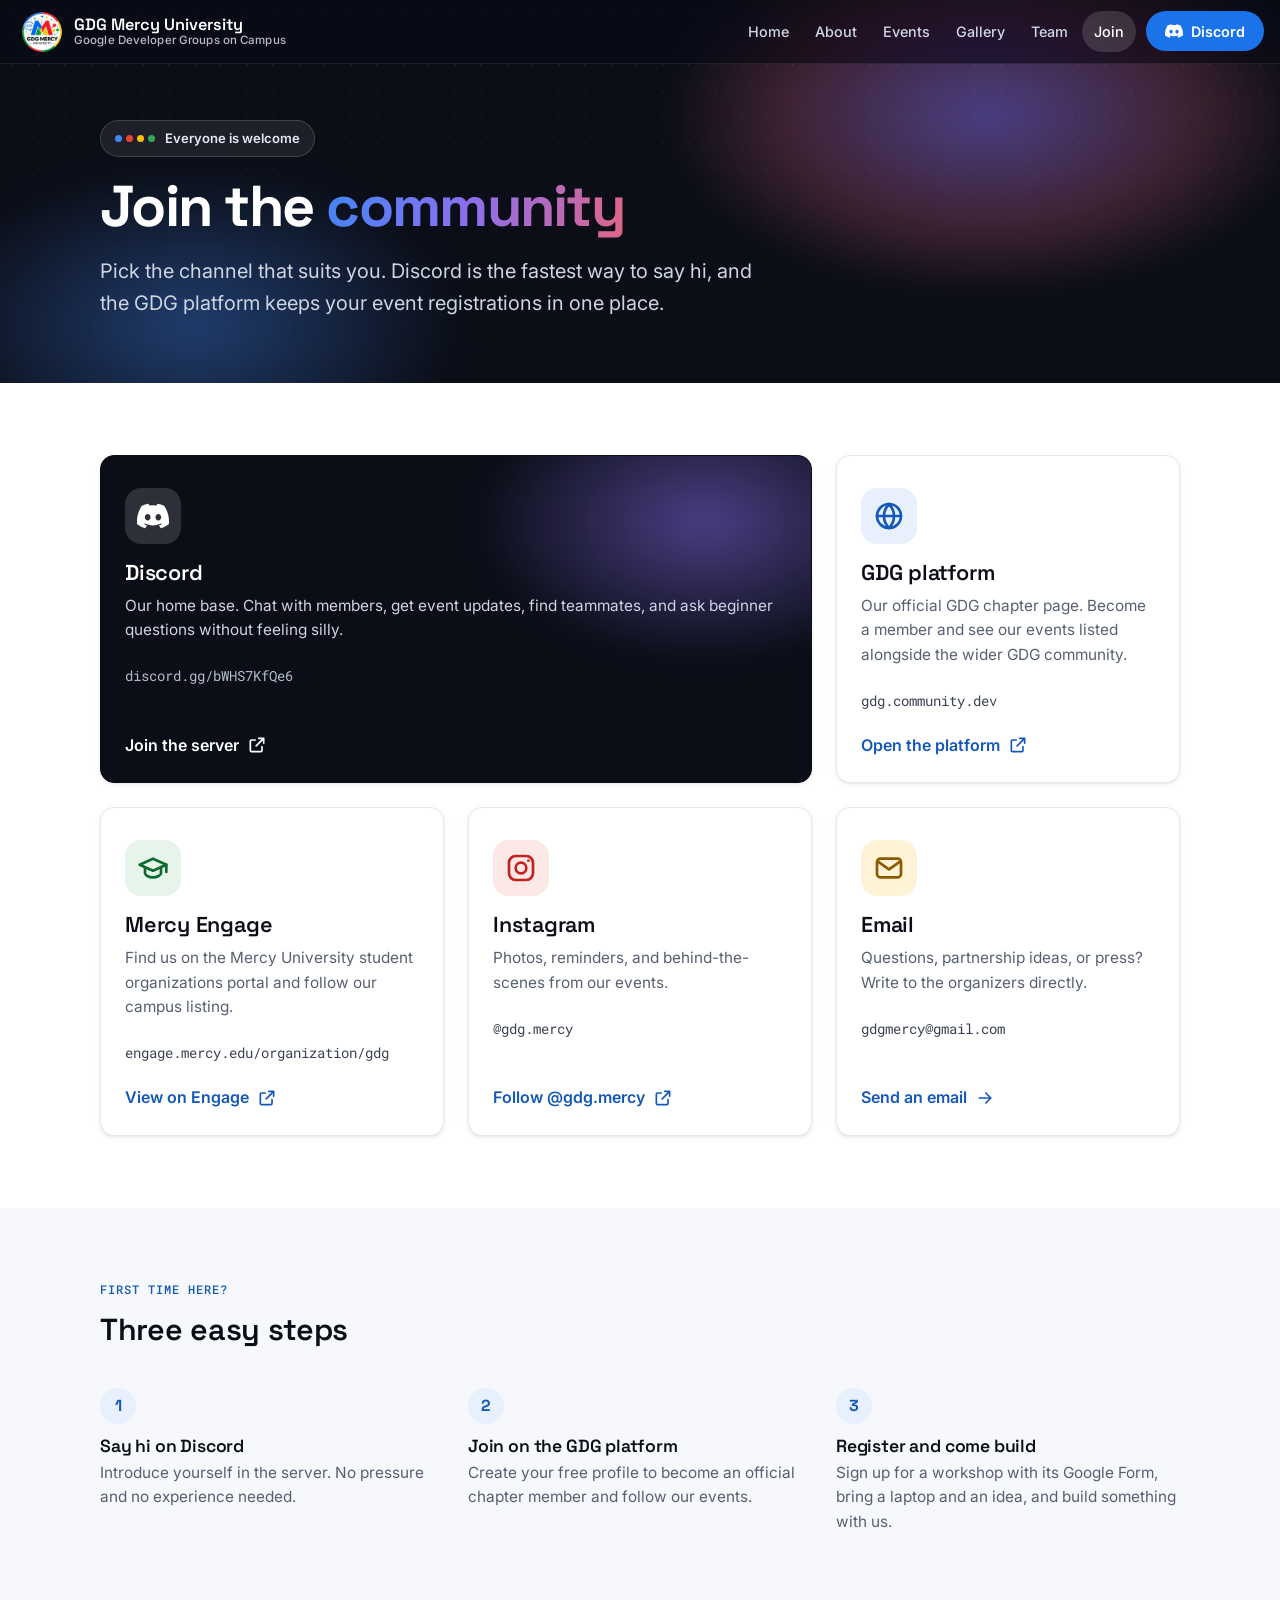
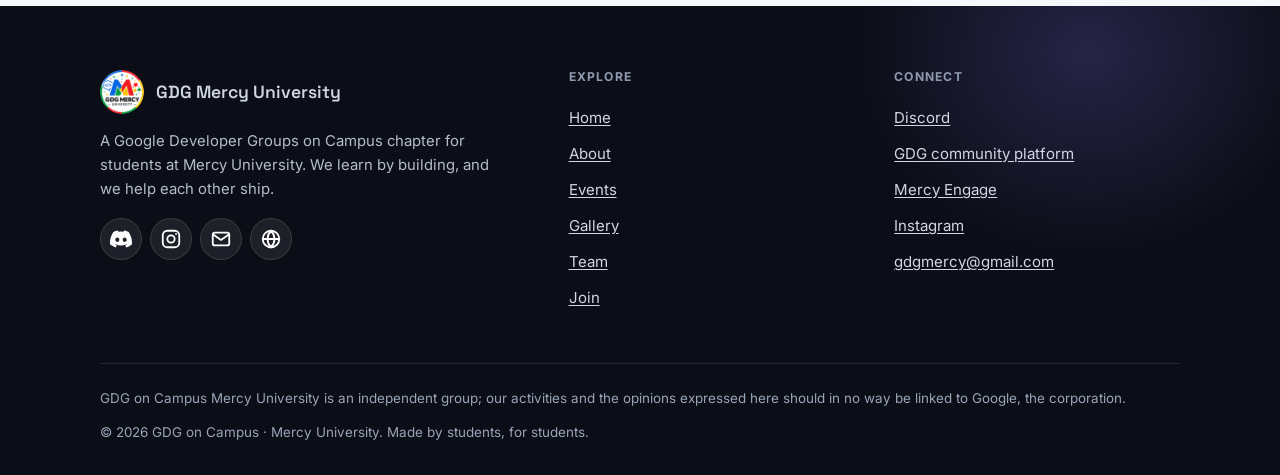
<file: join.html>
<!doctype html>
<html lang="en">
<head>
<meta charset="utf-8">
<meta name="viewport" content="width=device-width, initial-scale=1, viewport-fit=cover">
<title>Join · GDG Mercy University</title>
<meta name="description" content="Join GDG on Campus Mercy University: Discord, the GDG community platform, Mercy Engage, Instagram, or email the organizers.">
<meta name="theme-color" content="#0b0e17">
<meta property="og:type" content="website">
<meta property="og:site_name" content="GDG on Campus &middot; Mercy University">
<meta property="og:title" content="Join · GDG Mercy University">
<meta property="og:description" content="Join GDG on Campus Mercy University: Discord, the GDG community platform, Mercy Engage, Instagram, or email the organizers.">
<meta property="og:image" content="assets/gdg-mercy-logo-512.webp">
<meta property="og:image:alt" content="GDG Mercy University logo">
<meta name="twitter:card" content="summary">
<link rel="icon" type="image/png" href="assets/favicon.png">
<link rel="apple-touch-icon" href="assets/gdg-mercy-logo-96.png">
<link rel="preconnect" href="https://fonts.googleapis.com">
<link rel="preconnect" href="https://fonts.gstatic.com" crossorigin>
<link href="https://fonts.googleapis.com/css2?family=Space+Grotesk:wght@500;600;700&family=Inter:wght@400;500;600;700&family=Roboto+Mono:wght@400;500&display=swap" rel="stylesheet">
<link rel="stylesheet" href="css/theme.css">
<link rel="stylesheet" href="css/site.css">
<script>document.documentElement.className+=' js'</script>
</head>
<body>
<svg width="0" height="0" style="position:absolute" aria-hidden="true" focusable="false">
<symbol id="i-calendar" viewBox="0 0 24 24"><rect x="3" y="4.5" width="18" height="16" rx="2.5"/><path d="M3 9.5h18M8 2.5v4M16 2.5v4"/></symbol>
<symbol id="i-clock" viewBox="0 0 24 24"><circle cx="12" cy="12" r="9"/><path d="M12 7v5l3.5 2"/></symbol>
<symbol id="i-pin" viewBox="0 0 24 24"><path d="M12 21s-7-6.2-7-11.5a7 7 0 0 1 14 0C19 14.800 12 21 12 21z"/><circle cx="12" cy="9.5" r="2.5"/></symbol>
<symbol id="i-users" viewBox="0 0 24 24"><circle cx="9" cy="8" r="3.5"/><path d="M2.5 20c.6-3.6 3.200-5.500 6.500-5.500s5.900 1.900 6.500 5.500"/><path d="M16 4.800a3.500 3.500 0 0 1 0 6.400M18 14.800c1.900.8 3.100 2.500 3.500 5.200"/></symbol>
<symbol id="i-code" viewBox="0 0 24 24"><path d="M8 7l-5 5 5 5M16 7l5 5-5 5M14 4l-4 16"/></symbol>
<symbol id="i-rocket" viewBox="0 0 24 24"><path d="M5 15c-1.500 1.200-2 4.500-2 6 1.500 0 4.800-.5 6-2M12 15l-3-3a22 22 0 0 1 2-4c2-3.500 5.500-5 10-5 0 4.500-1.500 8-5 10a22 22 0 0 1-4 2z"/><circle cx="16" cy="8" r="1.200"/><path d="M9 12H4l2.500-3.500c.5-.5 1.200-.5 2-.5M12 15v5l3.500-2.500c.5-.5.500-1.200.5-2"/></symbol>
<symbol id="i-spark" viewBox="0 0 24 24"><path d="M12 3c.6 4.800 3.200 7.400 8 8-4.800.6-7.400 3.200-8 8-.6-4.800-3.200-7.400-8-8 4.800-.6 7.400-3.200 8-8z"/></symbol>
<symbol id="i-chat" viewBox="0 0 24 24"><path d="M4 5.500A2.500 2.500 0 0 1 6.500 3h11A2.500 2.500 0 0 1 20 5.500v8a2.500 2.500 0 0 1-2.500 2.500H11l-5 4v-4h-.5A1.500 1.500 0 0 1 4 14.500z"/></symbol>
<symbol id="i-arrow" viewBox="0 0 24 24"><path d="M5 12h14M13 6l6 6-6 6"/></symbol>
<symbol id="i-ext" viewBox="0 0 24 24"><path d="M14 4h6v6M20 4l-9 9M18 14v4.500a1.500 1.500 0 0 1-1.500 1.500h-11A1.500 1.500 0 0 1 4 18.500v-11A1.500 1.500 0 0 1 5.500 6H10"/></symbol>
<symbol id="i-info" viewBox="0 0 24 24"><circle cx="12" cy="12" r="9"/><path d="M12 11v5M12 7.800v.2"/></symbol>
<symbol id="i-mail" viewBox="0 0 24 24"><rect x="3" y="5" width="18" height="14" rx="2.500"/><path d="M3.500 7l8.500 6 8.500-6"/></symbol>
<symbol id="i-globe" viewBox="0 0 24 24"><circle cx="12" cy="12" r="9"/><path d="M3 12h18M12 3c2.500 2.600 3.800 5.600 3.800 9s-1.300 6.400-3.800 9c-2.500-2.600-3.800-5.600-3.800-9S9.500 5.600 12 3z"/></symbol>
<symbol id="i-cap" viewBox="0 0 24 24"><path d="M2 9.500L12 5l10 4.500-10 4.500z"/><path d="M6 11.800V16c0 1.300 2.700 3 6 3s6-1.700 6-3v-4.200M22 9.500V15"/></symbol>
<symbol id="i-insta" viewBox="0 0 24 24"><rect x="3" y="3" width="18" height="18" rx="5"/><circle cx="12" cy="12" r="4"/><path d="M17.500 6.500v.01"/></symbol>
<symbol id="i-zoom" viewBox="0 0 24 24"><circle cx="11" cy="11" r="7"/><path d="M21 21l-4.500-4.500M11 8v6M8 11h6"/></symbol>
<symbol id="i-close" viewBox="0 0 24 24"><path d="M6 6l12 12M18 6L6 18"/></symbol>
<symbol id="i-prev" viewBox="0 0 24 24"><path d="M15 5l-7 7 7 7"/></symbol>
<symbol id="i-next" viewBox="0 0 24 24"><path d="M9 5l7 7-7 7"/></symbol>
<symbol id="i-play" viewBox="0 0 24 24"><path d="M8 5.500v13l11-6.500z"/></symbol>
<symbol id="i-check" viewBox="0 0 24 24"><path d="M5 12.500l4.500 4.500L19 7.500"/></symbol>
<symbol id="i-discord" viewBox="0 0 24 24"><path d="M20.317 4.37a19.8 19.8 0 0 0-4.885-1.515.074.074 0 0 0-.079.037c-.21.375-.444.864-.608 1.25a18.27 18.27 0 0 0-5.487 0 12.64 12.64 0 0 0-.617-1.25.077.077 0 0 0-.079-.037A19.74 19.74 0 0 0 3.677 4.37a.07.07 0 0 0-.032.027C.533 9.046-.32 13.58.099 18.057a.082.082 0 0 0 .031.057 19.9 19.9 0 0 0 5.993 3.03.078.078 0 0 0 .084-.028 14.1 14.1 0 0 0 1.226-1.994.076.076 0 0 0-.041-.106 13.1 13.1 0 0 1-1.872-.892.077.077 0 0 1-.008-.128c.126-.094.252-.192.372-.292a.074.074 0 0 1 .078-.01c3.927 1.793 8.18 1.793 12.061 0a.074.074 0 0 1 .079.009c.12.1.246.198.373.293a.077.077 0 0 1-.006.127 12.3 12.3 0 0 1-1.873.892.077.077 0 0 0-.041.107c.36.698.772 1.362 1.225 1.993a.076.076 0 0 0 .084.028 19.84 19.84 0 0 0 6.002-3.03.077.077 0 0 0 .032-.054c.5-5.177-.838-9.674-3.549-13.660a.061.061 0 0 0-.031-.03zM8.020 15.330c-1.183 0-2.157-1.085-2.157-2.419 0-1.333.956-2.419 2.157-2.419 1.210 0 2.176 1.096 2.157 2.420 0 1.333-.956 2.418-2.157 2.418zm7.975 0c-1.183 0-2.157-1.085-2.157-2.419 0-1.333.955-2.419 2.157-2.419 1.210 0 2.176 1.096 2.157 2.420 0 1.333-.946 2.418-2.157 2.418z"/></symbol>
</svg>
<a class="skip" href="#main">Skip to content</a>
<header class="topbar on-dark" id="topbar">
  <a class="brand" href="index.html" aria-label="GDG Mercy University, home">
    <img src="assets/gdg-mercy-logo-96.png" width="40" height="40" alt="GDG Mercy University logo">
    <span class="bt">GDG Mercy University<small>Google Developer Groups on Campus</small></span>
  </a>
  <button class="menu-btn" id="menu-btn" type="button" aria-expanded="false" aria-controls="site-nav" aria-label="Open menu"><span class="bars" aria-hidden="true"><i></i><i></i><i></i></span></button>
  <nav id="site-nav" aria-label="Main">
    <a class="tb-link" href="index.html">Home</a>
    <a class="tb-link" href="about.html">About</a>
    <a class="tb-link" href="events.html">Events</a>
    <a class="tb-link" href="gallery.html">Gallery</a>
    <a class="tb-link" href="team.html">Team</a>
    <a class="tb-link" href="join.html" aria-current="page">Join</a>
    <a class="btn primary sm" href="https://discord.gg/bWHS7KfQe6" target="_blank" rel="noopener"><svg class="i fill" aria-hidden="true" focusable="false"><use href="#i-discord"/></svg>Discord<span class="visually-hidden"> (opens in a new tab)</span></a>
  </nav>
</header>
<main id="main" tabindex="-1">
<section class="hero sm">
  <div class="hero-dots" aria-hidden="true"></div>
  <div class="container">
    <div class="">
      <div>
        <p class="eyebrow"><span class="gd" aria-hidden="true"><i></i><i></i><i></i><i></i></span>Everyone is welcome</p>
        <h1>Join the <span class="g">community</span></h1>
        <p class="lead">Pick the channel that suits you. Discord is the fastest way to say hi, and the GDG platform keeps your event registrations in one place.</p>
        
        
      </div>
      
    </div>
  </div>
</section>
<section class="band" aria-labelledby="chan">
  <div class="container">
    <h2 class="visually-hidden" id="chan">Ways to join</h2>
    <div class="grid c3 channels">
      <a class="card channel primary-ch" href="https://discord.gg/bWHS7KfQe6" target="_blank" rel="noopener" data-wide="1">
        <span class="ico blue"><svg class="i fill" aria-hidden="true" focusable="false"><use href="#i-discord"/></svg></span>
        <h3>Discord</h3>
        <p>Our home base. Chat with members, get event updates, find teammates, and ask beginner questions without feeling silly.</p>
        <span class="handle">discord.gg/bWHS7KfQe6</span>
        <span class="go">Join the server <svg class="i" aria-hidden="true" focusable="false"><use href="#i-ext"/></svg><span class="visually-hidden"> (opens in a new tab)</span></span>
      </a>
      <a class="card channel " href="https://gdg.community.dev/gdg-on-campus-mercy-university-dobbs-ferry-united-states/" target="_blank" rel="noopener">
        <span class="ico blue"><svg class="i" aria-hidden="true" focusable="false"><use href="#i-globe"/></svg></span>
        <h3>GDG platform</h3>
        <p>Our official GDG chapter page. Become a member and see our events listed alongside the wider GDG community.</p>
        <span class="handle">gdg.community.dev</span>
        <span class="go">Open the platform <svg class="i" aria-hidden="true" focusable="false"><use href="#i-ext"/></svg><span class="visually-hidden"> (opens in a new tab)</span></span>
      </a>
      <a class="card channel " href="https://engage.mercy.edu/organization/gdg" target="_blank" rel="noopener">
        <span class="ico green"><svg class="i" aria-hidden="true" focusable="false"><use href="#i-cap"/></svg></span>
        <h3>Mercy Engage</h3>
        <p>Find us on the Mercy University student organizations portal and follow our campus listing.</p>
        <span class="handle">engage.mercy.edu/organization/gdg</span>
        <span class="go">View on Engage <svg class="i" aria-hidden="true" focusable="false"><use href="#i-ext"/></svg><span class="visually-hidden"> (opens in a new tab)</span></span>
      </a>
      <a class="card channel " href="https://www.instagram.com/gdg.mercy" target="_blank" rel="noopener">
        <span class="ico red"><svg class="i" aria-hidden="true" focusable="false"><use href="#i-insta"/></svg></span>
        <h3>Instagram</h3>
        <p>Photos, reminders, and behind-the-scenes from our events.</p>
        <span class="handle">@gdg.mercy</span>
        <span class="go">Follow @gdg.mercy <svg class="i" aria-hidden="true" focusable="false"><use href="#i-ext"/></svg><span class="visually-hidden"> (opens in a new tab)</span></span>
      </a>
      <a class="card channel " href="mailto:gdgmercy@gmail.com">
        <span class="ico yellow"><svg class="i" aria-hidden="true" focusable="false"><use href="#i-mail"/></svg></span>
        <h3>Email</h3>
        <p>Questions, partnership ideas, or press? Write to the organizers directly.</p>
        <span class="handle">gdgmercy@gmail.com</span>
        <span class="go">Send an email <svg class="i" aria-hidden="true" focusable="false"><use href="#i-arrow"/></svg></span>
      </a>
    </div>
  </div>
</section>
<section class="band alt" aria-labelledby="how">
  <div class="container">
    <div class="sec-head"><span class="kicker">First time here?</span><h2 id="how">Three easy steps</h2></div>
    <ol class="steps">
      <li><h3>Say hi on Discord</h3><p>Introduce yourself in the server. No pressure and no experience needed.</p></li>
      <li><h3>Join on the GDG platform</h3><p>Create your free profile to become an official chapter member and follow our events.</p></li>
      <li><h3>Register and come build</h3><p>Sign up for a workshop with its Google Form, bring a laptop and an idea, and build something with us.</p></li>
    </ol>
  </div>
</section>
</main>
<footer class="footer">
  <div class="container">
    <div class="f-grid">
      <div>
        <a class="f-brand" href="index.html"><img src="assets/gdg-mercy-logo-96.png" width="44" height="44" alt="">GDG Mercy University</a>
        <p>A Google Developer Groups on Campus chapter for students at Mercy University. We learn by building, and we help each other ship.</p>
        <div class="social"><a class="" href="https://discord.gg/bWHS7KfQe6" target="_blank" rel="noopener" aria-label="Discord (opens in a new tab)"><svg class="i fill" aria-hidden="true" focusable="false"><use href="#i-discord"/></svg><span class="visually-hidden"> (opens in a new tab)</span></a><a class="" href="https://www.instagram.com/gdg.mercy" target="_blank" rel="noopener" aria-label="Instagram (opens in a new tab)"><svg class="i" aria-hidden="true" focusable="false"><use href="#i-insta"/></svg><span class="visually-hidden"> (opens in a new tab)</span></a><a href="mailto:gdgmercy@gmail.com" aria-label="Email GDG Mercy"><svg class="i" aria-hidden="true" focusable="false"><use href="#i-mail"/></svg></a><a class="" href="https://gdg.community.dev/gdg-on-campus-mercy-university-dobbs-ferry-united-states/" target="_blank" rel="noopener" aria-label="GDG community platform (opens in a new tab)"><svg class="i" aria-hidden="true" focusable="false"><use href="#i-globe"/></svg><span class="visually-hidden"> (opens in a new tab)</span></a></div>
      </div>
      <nav aria-label="Footer">
        <h2>Explore</h2>
        <ul>
        <li><a href="index.html">Home</a></li>
        <li><a href="about.html">About</a></li>
        <li><a href="events.html">Events</a></li>
        <li><a href="gallery.html">Gallery</a></li>
        <li><a href="team.html">Team</a></li>
        <li><a href="join.html">Join</a></li>
        </ul>
      </nav>
      <div>
        <h2>Connect</h2>
        <ul>
          <li><a class="" href="https://discord.gg/bWHS7KfQe6" target="_blank" rel="noopener">Discord<span class="visually-hidden"> (opens in a new tab)</span></a></li>
          <li><a class="" href="https://gdg.community.dev/gdg-on-campus-mercy-university-dobbs-ferry-united-states/" target="_blank" rel="noopener">GDG community platform<span class="visually-hidden"> (opens in a new tab)</span></a></li>
          <li><a class="" href="https://engage.mercy.edu/organization/gdg" target="_blank" rel="noopener">Mercy Engage<span class="visually-hidden"> (opens in a new tab)</span></a></li>
          <li><a class="" href="https://www.instagram.com/gdg.mercy" target="_blank" rel="noopener">Instagram<span class="visually-hidden"> (opens in a new tab)</span></a></li>
          <li><a href="mailto:gdgmercy@gmail.com">gdgmercy@gmail.com</a></li>
        </ul>
      </div>
    </div>
    <div class="f-legal">
      <p>GDG on Campus Mercy University is an independent group; our activities and the opinions expressed here should in no way be linked to Google, the corporation.</p>
      <p>&copy; <span data-year>2026</span> GDG on Campus &middot; Mercy University. Made by students, for students.</p>
    </div>
  </div>
</footer>
<script src="js/site.js" defer></script>
</body>
</html>
</file>
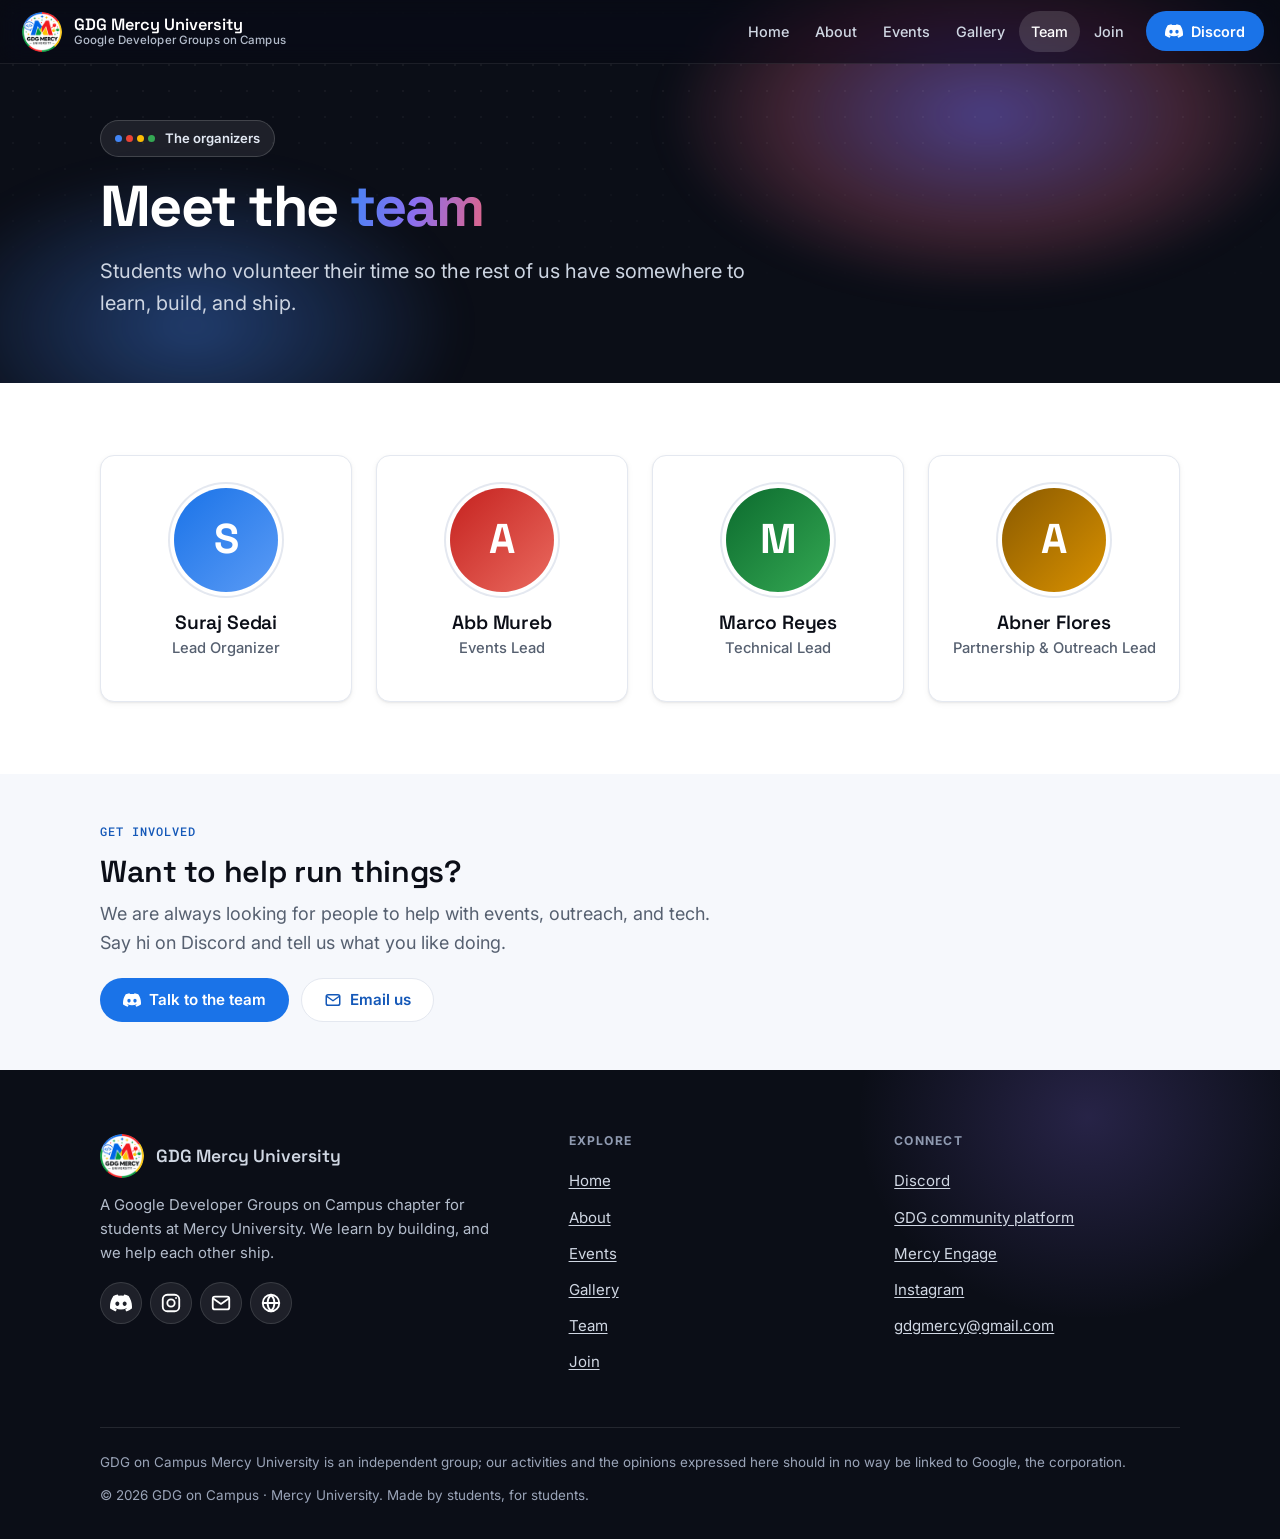
<file: team.html>
<!doctype html>
<html lang="en">
<head>
<meta charset="utf-8">
<meta name="viewport" content="width=device-width, initial-scale=1, viewport-fit=cover">
<title>Team · GDG Mercy University</title>
<meta name="description" content="Meet the GDG on Campus Mercy University organizers: Suraj Sedai, Abb Mureb, Marco Reyes, and Abner Flores.">
<meta name="theme-color" content="#0b0e17">
<meta property="og:type" content="website">
<meta property="og:site_name" content="GDG on Campus &middot; Mercy University">
<meta property="og:title" content="Team · GDG Mercy University">
<meta property="og:description" content="Meet the GDG on Campus Mercy University organizers: Suraj Sedai, Abb Mureb, Marco Reyes, and Abner Flores.">
<meta property="og:image" content="assets/gdg-mercy-logo-512.webp">
<meta property="og:image:alt" content="GDG Mercy University logo">
<meta name="twitter:card" content="summary">
<link rel="icon" type="image/png" href="assets/favicon.png">
<link rel="apple-touch-icon" href="assets/gdg-mercy-logo-96.png">
<link rel="preconnect" href="https://fonts.googleapis.com">
<link rel="preconnect" href="https://fonts.gstatic.com" crossorigin>
<link href="https://fonts.googleapis.com/css2?family=Space+Grotesk:wght@500;600;700&family=Inter:wght@400;500;600;700&family=Roboto+Mono:wght@400;500&display=swap" rel="stylesheet">
<link rel="stylesheet" href="css/theme.css">
<link rel="stylesheet" href="css/site.css">
<script>document.documentElement.className+=' js'</script>
</head>
<body>
<svg width="0" height="0" style="position:absolute" aria-hidden="true" focusable="false">
<symbol id="i-calendar" viewBox="0 0 24 24"><rect x="3" y="4.5" width="18" height="16" rx="2.5"/><path d="M3 9.5h18M8 2.5v4M16 2.5v4"/></symbol>
<symbol id="i-clock" viewBox="0 0 24 24"><circle cx="12" cy="12" r="9"/><path d="M12 7v5l3.5 2"/></symbol>
<symbol id="i-pin" viewBox="0 0 24 24"><path d="M12 21s-7-6.2-7-11.5a7 7 0 0 1 14 0C19 14.800 12 21 12 21z"/><circle cx="12" cy="9.5" r="2.5"/></symbol>
<symbol id="i-users" viewBox="0 0 24 24"><circle cx="9" cy="8" r="3.5"/><path d="M2.5 20c.6-3.6 3.200-5.500 6.500-5.500s5.900 1.900 6.500 5.500"/><path d="M16 4.800a3.500 3.500 0 0 1 0 6.400M18 14.800c1.900.8 3.100 2.500 3.500 5.200"/></symbol>
<symbol id="i-code" viewBox="0 0 24 24"><path d="M8 7l-5 5 5 5M16 7l5 5-5 5M14 4l-4 16"/></symbol>
<symbol id="i-rocket" viewBox="0 0 24 24"><path d="M5 15c-1.500 1.200-2 4.500-2 6 1.500 0 4.800-.5 6-2M12 15l-3-3a22 22 0 0 1 2-4c2-3.500 5.500-5 10-5 0 4.500-1.500 8-5 10a22 22 0 0 1-4 2z"/><circle cx="16" cy="8" r="1.200"/><path d="M9 12H4l2.500-3.500c.5-.5 1.200-.5 2-.5M12 15v5l3.500-2.500c.5-.5.500-1.200.5-2"/></symbol>
<symbol id="i-spark" viewBox="0 0 24 24"><path d="M12 3c.6 4.800 3.200 7.400 8 8-4.800.6-7.400 3.200-8 8-.6-4.800-3.200-7.400-8-8 4.800-.6 7.400-3.200 8-8z"/></symbol>
<symbol id="i-chat" viewBox="0 0 24 24"><path d="M4 5.500A2.500 2.500 0 0 1 6.500 3h11A2.500 2.500 0 0 1 20 5.500v8a2.500 2.500 0 0 1-2.500 2.500H11l-5 4v-4h-.5A1.500 1.500 0 0 1 4 14.500z"/></symbol>
<symbol id="i-arrow" viewBox="0 0 24 24"><path d="M5 12h14M13 6l6 6-6 6"/></symbol>
<symbol id="i-ext" viewBox="0 0 24 24"><path d="M14 4h6v6M20 4l-9 9M18 14v4.500a1.500 1.500 0 0 1-1.500 1.500h-11A1.500 1.500 0 0 1 4 18.500v-11A1.500 1.500 0 0 1 5.500 6H10"/></symbol>
<symbol id="i-info" viewBox="0 0 24 24"><circle cx="12" cy="12" r="9"/><path d="M12 11v5M12 7.800v.2"/></symbol>
<symbol id="i-mail" viewBox="0 0 24 24"><rect x="3" y="5" width="18" height="14" rx="2.500"/><path d="M3.500 7l8.500 6 8.500-6"/></symbol>
<symbol id="i-globe" viewBox="0 0 24 24"><circle cx="12" cy="12" r="9"/><path d="M3 12h18M12 3c2.500 2.600 3.800 5.600 3.800 9s-1.300 6.400-3.800 9c-2.500-2.600-3.800-5.600-3.800-9S9.500 5.600 12 3z"/></symbol>
<symbol id="i-cap" viewBox="0 0 24 24"><path d="M2 9.500L12 5l10 4.500-10 4.500z"/><path d="M6 11.800V16c0 1.300 2.700 3 6 3s6-1.700 6-3v-4.200M22 9.500V15"/></symbol>
<symbol id="i-insta" viewBox="0 0 24 24"><rect x="3" y="3" width="18" height="18" rx="5"/><circle cx="12" cy="12" r="4"/><path d="M17.500 6.500v.01"/></symbol>
<symbol id="i-zoom" viewBox="0 0 24 24"><circle cx="11" cy="11" r="7"/><path d="M21 21l-4.500-4.500M11 8v6M8 11h6"/></symbol>
<symbol id="i-close" viewBox="0 0 24 24"><path d="M6 6l12 12M18 6L6 18"/></symbol>
<symbol id="i-prev" viewBox="0 0 24 24"><path d="M15 5l-7 7 7 7"/></symbol>
<symbol id="i-next" viewBox="0 0 24 24"><path d="M9 5l7 7-7 7"/></symbol>
<symbol id="i-play" viewBox="0 0 24 24"><path d="M8 5.500v13l11-6.500z"/></symbol>
<symbol id="i-check" viewBox="0 0 24 24"><path d="M5 12.500l4.500 4.500L19 7.500"/></symbol>
<symbol id="i-discord" viewBox="0 0 24 24"><path d="M20.317 4.37a19.8 19.8 0 0 0-4.885-1.515.074.074 0 0 0-.079.037c-.21.375-.444.864-.608 1.25a18.27 18.27 0 0 0-5.487 0 12.64 12.64 0 0 0-.617-1.25.077.077 0 0 0-.079-.037A19.74 19.74 0 0 0 3.677 4.37a.07.07 0 0 0-.032.027C.533 9.046-.32 13.58.099 18.057a.082.082 0 0 0 .031.057 19.9 19.9 0 0 0 5.993 3.03.078.078 0 0 0 .084-.028 14.1 14.1 0 0 0 1.226-1.994.076.076 0 0 0-.041-.106 13.1 13.1 0 0 1-1.872-.892.077.077 0 0 1-.008-.128c.126-.094.252-.192.372-.292a.074.074 0 0 1 .078-.01c3.927 1.793 8.18 1.793 12.061 0a.074.074 0 0 1 .079.009c.12.1.246.198.373.293a.077.077 0 0 1-.006.127 12.3 12.3 0 0 1-1.873.892.077.077 0 0 0-.041.107c.36.698.772 1.362 1.225 1.993a.076.076 0 0 0 .084.028 19.84 19.84 0 0 0 6.002-3.03.077.077 0 0 0 .032-.054c.5-5.177-.838-9.674-3.549-13.660a.061.061 0 0 0-.031-.03zM8.020 15.330c-1.183 0-2.157-1.085-2.157-2.419 0-1.333.956-2.419 2.157-2.419 1.210 0 2.176 1.096 2.157 2.420 0 1.333-.956 2.418-2.157 2.418zm7.975 0c-1.183 0-2.157-1.085-2.157-2.419 0-1.333.955-2.419 2.157-2.419 1.210 0 2.176 1.096 2.157 2.420 0 1.333-.946 2.418-2.157 2.418z"/></symbol>
</svg>
<a class="skip" href="#main">Skip to content</a>
<header class="topbar on-dark" id="topbar">
  <a class="brand" href="index.html" aria-label="GDG Mercy University, home">
    <img src="assets/gdg-mercy-logo-96.png" width="40" height="40" alt="GDG Mercy University logo">
    <span class="bt">GDG Mercy University<small>Google Developer Groups on Campus</small></span>
  </a>
  <button class="menu-btn" id="menu-btn" type="button" aria-expanded="false" aria-controls="site-nav" aria-label="Open menu"><span class="bars" aria-hidden="true"><i></i><i></i><i></i></span></button>
  <nav id="site-nav" aria-label="Main">
    <a class="tb-link" href="index.html">Home</a>
    <a class="tb-link" href="about.html">About</a>
    <a class="tb-link" href="events.html">Events</a>
    <a class="tb-link" href="gallery.html">Gallery</a>
    <a class="tb-link" href="team.html" aria-current="page">Team</a>
    <a class="tb-link" href="join.html">Join</a>
    <a class="btn primary sm" href="https://discord.gg/bWHS7KfQe6" target="_blank" rel="noopener"><svg class="i fill" aria-hidden="true" focusable="false"><use href="#i-discord"/></svg>Discord<span class="visually-hidden"> (opens in a new tab)</span></a>
  </nav>
</header>
<main id="main" tabindex="-1">
<section class="hero sm">
  <div class="hero-dots" aria-hidden="true"></div>
  <div class="container">
    <div class="">
      <div>
        <p class="eyebrow"><span class="gd" aria-hidden="true"><i></i><i></i><i></i><i></i></span>The organizers</p>
        <h1>Meet the <span class="g">team</span></h1>
        <p class="lead">Students who volunteer their time so the rest of us have somewhere to learn, build, and ship.</p>
        
        
      </div>
      
    </div>
  </div>
</section>
<section class="band" aria-labelledby="org">
  <div class="container">
    <h2 class="visually-hidden" id="org">Organizers</h2>
    <div class="grid c4">
      <article class="card person">
        <!-- PHOTO: replace the next line with <img class="avatar" src="assets/team/suraj.jpg" width="104" height="104" alt="Suraj Sedai"> -->
        <div class="avatar a-blue" aria-hidden="true">S</div>
        <h3>Suraj Sedai</h3>
        <span class="role">Lead Organizer</span>
        <!-- LINKS (optional): <div class="links"><a href="https://www.linkedin.com/in/..." target="_blank" rel="noopener" aria-label="Suraj Sedai on LinkedIn">in</a></div> -->
      </article>
      <article class="card person">
        <!-- PHOTO: replace the next line with <img class="avatar" src="assets/team/abb.jpg" width="104" height="104" alt="Abb Mureb"> -->
        <div class="avatar a-red" aria-hidden="true">A</div>
        <h3>Abb Mureb</h3>
        <span class="role">Events Lead</span>
        <!-- LINKS (optional): <div class="links"><a href="https://www.linkedin.com/in/..." target="_blank" rel="noopener" aria-label="Abb Mureb on LinkedIn">in</a></div> -->
      </article>
      <article class="card person">
        <!-- PHOTO: replace the next line with <img class="avatar" src="assets/team/marco.jpg" width="104" height="104" alt="Marco Reyes"> -->
        <div class="avatar a-green" aria-hidden="true">M</div>
        <h3>Marco Reyes</h3>
        <span class="role">Technical Lead</span>
        <!-- LINKS (optional): <div class="links"><a href="https://www.linkedin.com/in/..." target="_blank" rel="noopener" aria-label="Marco Reyes on LinkedIn">in</a></div> -->
      </article>
      <article class="card person">
        <!-- PHOTO: replace the next line with <img class="avatar" src="assets/team/abner.jpg" width="104" height="104" alt="Abner Flores"> -->
        <div class="avatar a-yellow" aria-hidden="true">A</div>
        <h3>Abner Flores</h3>
        <span class="role">Partnership &amp; Outreach Lead</span>
        <!-- LINKS (optional): <div class="links"><a href="https://www.linkedin.com/in/..." target="_blank" rel="noopener" aria-label="Abner Flores on LinkedIn">in</a></div> -->
      </article>
    </div>
  </div>
</section>
<section class="band alt tight">
  <div class="container">
    <div class="sec-head" style="margin-bottom:0"><span class="kicker">Get involved</span><h2>Want to help run things?</h2><p>We are always looking for people to help with events, outreach, and tech. Say hi on Discord and tell us what you like doing.</p>
      <div class="cta" style="margin-top:var(--s-5)"><a class="btn primary" href="https://discord.gg/bWHS7KfQe6" target="_blank" rel="noopener"><svg class="i fill" aria-hidden="true" focusable="false"><use href="#i-discord"/></svg>Talk to the team<span class="visually-hidden"> (opens in a new tab)</span></a><a class="btn ghost" href="mailto:gdgmercy@gmail.com"><svg class="i" aria-hidden="true" focusable="false"><use href="#i-mail"/></svg>Email us</a></div></div>
  </div>
</section>
</main>
<footer class="footer">
  <div class="container">
    <div class="f-grid">
      <div>
        <a class="f-brand" href="index.html"><img src="assets/gdg-mercy-logo-96.png" width="44" height="44" alt="">GDG Mercy University</a>
        <p>A Google Developer Groups on Campus chapter for students at Mercy University. We learn by building, and we help each other ship.</p>
        <div class="social"><a class="" href="https://discord.gg/bWHS7KfQe6" target="_blank" rel="noopener" aria-label="Discord (opens in a new tab)"><svg class="i fill" aria-hidden="true" focusable="false"><use href="#i-discord"/></svg><span class="visually-hidden"> (opens in a new tab)</span></a><a class="" href="https://www.instagram.com/gdg.mercy" target="_blank" rel="noopener" aria-label="Instagram (opens in a new tab)"><svg class="i" aria-hidden="true" focusable="false"><use href="#i-insta"/></svg><span class="visually-hidden"> (opens in a new tab)</span></a><a href="mailto:gdgmercy@gmail.com" aria-label="Email GDG Mercy"><svg class="i" aria-hidden="true" focusable="false"><use href="#i-mail"/></svg></a><a class="" href="https://gdg.community.dev/gdg-on-campus-mercy-university-dobbs-ferry-united-states/" target="_blank" rel="noopener" aria-label="GDG community platform (opens in a new tab)"><svg class="i" aria-hidden="true" focusable="false"><use href="#i-globe"/></svg><span class="visually-hidden"> (opens in a new tab)</span></a></div>
      </div>
      <nav aria-label="Footer">
        <h2>Explore</h2>
        <ul>
        <li><a href="index.html">Home</a></li>
        <li><a href="about.html">About</a></li>
        <li><a href="events.html">Events</a></li>
        <li><a href="gallery.html">Gallery</a></li>
        <li><a href="team.html">Team</a></li>
        <li><a href="join.html">Join</a></li>
        </ul>
      </nav>
      <div>
        <h2>Connect</h2>
        <ul>
          <li><a class="" href="https://discord.gg/bWHS7KfQe6" target="_blank" rel="noopener">Discord<span class="visually-hidden"> (opens in a new tab)</span></a></li>
          <li><a class="" href="https://gdg.community.dev/gdg-on-campus-mercy-university-dobbs-ferry-united-states/" target="_blank" rel="noopener">GDG community platform<span class="visually-hidden"> (opens in a new tab)</span></a></li>
          <li><a class="" href="https://engage.mercy.edu/organization/gdg" target="_blank" rel="noopener">Mercy Engage<span class="visually-hidden"> (opens in a new tab)</span></a></li>
          <li><a class="" href="https://www.instagram.com/gdg.mercy" target="_blank" rel="noopener">Instagram<span class="visually-hidden"> (opens in a new tab)</span></a></li>
          <li><a href="mailto:gdgmercy@gmail.com">gdgmercy@gmail.com</a></li>
        </ul>
      </div>
    </div>
    <div class="f-legal">
      <p>GDG on Campus Mercy University is an independent group; our activities and the opinions expressed here should in no way be linked to Google, the corporation.</p>
      <p>&copy; <span data-year>2026</span> GDG on Campus &middot; Mercy University. Made by students, for students.</p>
    </div>
  </div>
</footer>
<script src="js/site.js" defer></script>
</body>
</html>
</file>
<file: css/theme.css>
/* ==========================================================================
   GDG Mercy theme — shared design tokens + components
   --------------------------------------------------------------------------
   Reusable on its own: link this one file from any GDG Mercy page and use the
   classes below. Page-specific layouts live in site.css, not here.

   1. Tokens        colors, type scale, spacing, radii, shadows, motion
   2. Base          reset, typography, links, focus, skip link
   3. Layout        .container, .section
   4. Top bar       .topbar, .brand, .tb-link
   5. Buttons       .btn (+ .primary .grad .ghost .ondark .quiet .lg)
   6. Chips         .tag
   7. Callouts      .note (.tip .warn), .check
   8. Code blocks   .block (+ .cmd), .copy
   9. Forms         .field, .input, .seg
  10. Accordion     details.stuck
  11. Feedback      .toast, .spin, reduced motion
   ========================================================================== */

/* ---- 1. Tokens ---------------------------------------------------------- */
:root{
  /* Google accents (decorative: never use as small text on white) */
  --g-blue:#4285f4; --g-red:#ea4335; --g-yellow:#fbbc04; --g-green:#34a853;

  /* Surfaces and text (all text tokens pass AA on --bg) */
  --bg:#ffffff; --surface:#f6f8fc; --surface-2:#eceff5; --card:#ffffff;
  --ink:#0b0e17; --ink-soft:#11151f; --ink-2:#1a2030;
  --text:#1f2430; --text-2:#3b4252; --muted:#566070; --faint:#6a7282;
  --line:#e4e8f0; --line-2:#eef1f7;

  /* Brand + status colors, each with a tint and an AA-safe ink */
  --blue:#1a73e8; --blue-ink:#1458b8; --blue-tint:#e8f0fe;
  --green:#1e8e3e; --green-tint:#e6f4ea; --green-ink:#0c6b2e;
  --amber:#f29900; --amber-tint:#fef3d6; --amber-ink:#8a5a00;
  --red:#d93025;

  /* Gemini-style gradients. --grad is decorative; --grad-btn keeps white text AA */
  --grad:linear-gradient(100deg,#4285f4 0%,#8a6ff0 48%,#e06588 100%);
  --grad-btn:linear-gradient(100deg,#1a73e8 0%,#7b57e0 52%,#c2417a 100%);

  /* Type */
  --sans:'Inter',system-ui,-apple-system,'Segoe UI',sans-serif;
  --disp:'Space Grotesk','Inter',system-ui,sans-serif;
  --mono:'Roboto Mono',ui-monospace,Menlo,Consolas,monospace;
  --fs-xs:.78rem; --fs-sm:.9rem; --fs-base:1rem; --fs-md:1.125rem; --fs-lg:1.25rem;
  --fs-h3:1.2rem; --fs-h2:clamp(1.5rem,1.2rem + 1vw,1.9rem);
  --fs-h1:clamp(2rem,1.5rem + 2vw,2.9rem); --fs-display:clamp(2.5rem,1.6rem + 3.6vw,4.2rem);

  /* Spacing (4px base) */
  --s-1:4px; --s-2:8px; --s-3:12px; --s-4:16px; --s-5:20px; --s-6:24px; --s-8:32px; --s-10:40px; --s-12:48px; --s-16:64px;

  /* Shape + depth */
  --radius-sm:10px; --radius:14px; --radius-lg:20px; --radius-pill:999px;
  --sh-1:0 1px 2px rgba(11,14,23,.06),0 2px 6px rgba(11,14,23,.05);
  --sh-2:0 6px 20px rgba(11,14,23,.09),0 2px 6px rgba(11,14,23,.06);
  --sh-3:0 18px 50px rgba(11,14,23,.18);
  --ring:0 0 0 3px rgba(26,115,232,.28);

  /* Layout */
  --container:1120px; --maxw:720px; --bar-h:64px;
  --ease:cubic-bezier(.2,.7,.2,1);
  color-scheme:light;
}

/* ---- 2. Base ------------------------------------------------------------ */
*,*::before,*::after{box-sizing:border-box}
html{scroll-padding-top:calc(var(--bar-h) + 16px)}
html,body{margin:0}
body{font-family:var(--sans); color:var(--text); background:var(--bg); font-size:var(--fs-base); line-height:1.6;
  -webkit-font-smoothing:antialiased; text-rendering:optimizeLegibility}
h1,h2,h3,h4,h5{font-family:var(--disp); font-weight:600; line-height:1.18; color:var(--ink); margin:0 0 .45em; letter-spacing:-.01em}
h1{font-size:var(--fs-h1); font-weight:700; letter-spacing:-.025em}
h2{font-size:var(--fs-h2)}
h3{font-size:var(--fs-h3)}
p{margin:0 0 1em}
a{color:var(--blue-ink); text-decoration:none; cursor:pointer}
a:hover{text-decoration:underline}
/* links inside running text must not rely on color alone */
:where(p,li,.note,.check) a:not(.btn){text-decoration:underline; text-underline-offset:.15em}
code{font-family:var(--mono); font-size:.88em; background:var(--surface-2); padding:.12em .4em; border-radius:6px; color:var(--blue-ink)}
kbd{font-family:var(--mono); font-size:.8em; background:#fff; border:1px solid var(--line); border-bottom-width:2px; border-radius:6px; padding:.1em .45em; color:var(--text-2)}
:focus-visible{outline:3px solid var(--blue); outline-offset:2px; border-radius:6px}
.on-dark :focus-visible,.dark :focus-visible{outline-color:#fff}
.visually-hidden{position:absolute; width:1px; height:1px; overflow:hidden; clip:rect(0 0 0 0); white-space:nowrap}
.skip{position:fixed; left:12px; top:-60px; z-index:100; background:var(--ink); color:#fff; padding:10px 16px; border-radius:var(--radius-pill); font-weight:600; transition:top .15s}
.skip:focus{top:12px; text-decoration:none}
main:focus{outline:none}

/* ---- 3. Layout ---------------------------------------------------------- */
.container,.section{max-width:var(--container); margin:0 auto; padding:0 var(--s-5)}
.wrap{max-width:var(--maxw); margin:0 auto; padding:0 var(--s-5)}
@media(max-width:480px){.container,.section,.wrap{padding:0 16px}}

/* ---- 4. Top bar --------------------------------------------------------- */
.topbar{position:fixed; inset:0 0 auto 0; height:var(--bar-h); z-index:50; display:flex; align-items:center; gap:var(--s-2);
  padding:0 var(--s-4) 0 var(--s-4); background:rgba(255,255,255,.88); backdrop-filter:saturate(180%) blur(12px);
  -webkit-backdrop-filter:saturate(180%) blur(12px); border-bottom:1px solid var(--line-2)}
.topbar.on-dark{background:rgba(9,11,18,.62); border-bottom-color:rgba(255,255,255,.08)}
.brand{display:flex; align-items:center; gap:var(--s-3); font-family:var(--disp); font-weight:600; font-size:1.02rem; color:var(--ink); padding:6px 10px 6px 6px; border-radius:var(--radius-pill)}
.brand:hover{background:var(--surface); text-decoration:none}
.brand img{width:40px; height:40px; border-radius:50%; flex:none; display:block}
.brand .bt{display:flex; flex-direction:column; line-height:1.1; text-align:left}
.brand .bt small{font-family:var(--sans); font-weight:500; color:var(--muted); font-size:.72rem; letter-spacing:.01em}
.on-dark .brand{color:#fff}
.on-dark .brand:hover{background:rgba(255,255,255,.1)}
.on-dark .brand .bt small{color:#b4bdcc}
.topbar nav{display:flex; align-items:center; gap:2px; margin-left:auto}
.tb-link{color:var(--text-2); font-weight:500; font-size:var(--fs-sm); padding:9px 12px; border-radius:var(--radius-pill)}
.tb-link:hover{background:var(--surface); color:var(--ink); text-decoration:none}
.tb-link[aria-current=page]{color:var(--ink); background:var(--surface-2)}
.on-dark .tb-link{color:#d0d7e3}
.on-dark .tb-link:hover{background:rgba(255,255,255,.1); color:#fff}
.on-dark .tb-link[aria-current=page]{background:rgba(255,255,255,.14); color:#fff}
@media(max-width:760px){.tb-link.hide-sm{display:none}.brand .bt small{display:none}}

/* ---- 5. Buttons --------------------------------------------------------- */
.btn{display:inline-flex; align-items:center; justify-content:center; gap:var(--s-2); font-family:var(--sans); font-weight:600; font-size:.95rem; line-height:1.2;
  border-radius:var(--radius-pill); padding:12px 22px; min-height:44px; border:1px solid transparent; cursor:pointer;
  transition:background .15s,box-shadow .15s,transform .08s,border-color .15s; white-space:nowrap; text-decoration:none}
.btn:hover{text-decoration:none}
.btn:active{transform:translateY(1px)}
.btn.primary{background:var(--blue); color:#fff}
.btn.primary:hover{background:#1667d6; box-shadow:0 4px 14px rgba(26,115,232,.35)}
.btn.grad{background:var(--grad-btn); color:#fff}
.btn.grad:hover{box-shadow:0 6px 22px rgba(123,87,224,.45)}
.btn.ghost{background:#fff; color:var(--blue-ink); border-color:var(--line)}
.btn.ghost:hover{background:var(--blue-tint); border-color:#c6dafc}
.btn.ondark{background:rgba(255,255,255,.1); color:#fff; border-color:rgba(255,255,255,.28)}
.btn.ondark:hover{background:rgba(255,255,255,.2)}
.btn.quiet{background:transparent; color:var(--muted); padding:12px 14px; font-weight:500}
.btn.quiet:hover{background:var(--surface); color:var(--ink)}
.btn.lg{padding:14px 28px; font-size:1rem; min-height:50px}
.btn[disabled]{opacity:.45; cursor:not-allowed; pointer-events:none}
.btn svg{width:18px; height:18px; flex:none}

/* ---- 6. Chips ----------------------------------------------------------- */
.tag{display:inline-flex; align-items:center; gap:5px; font-size:.76rem; font-weight:600; padding:4px 10px; border-radius:var(--radius-pill); background:var(--surface-2); color:var(--muted); font-family:var(--sans)}
.tag.easy{background:var(--green-tint); color:var(--green-ink)}
.tag.medium{background:var(--amber-tint); color:var(--amber-ink)}
.tag.time{background:#fff; border:1px solid var(--line); color:var(--muted)}
.tag svg{width:13px; height:13px}

/* ---- 7. Callouts -------------------------------------------------------- */
.note{display:flex; gap:var(--s-3); border-radius:var(--radius); padding:14px 16px; margin:0 0 1.2em; font-size:.94rem; border:1px solid}
.note .ni{flex:none; width:20px; height:20px; margin-top:2px}
.note p{margin:0} .note p+p{margin-top:.45em}
.note.tip{background:var(--blue-tint); border-color:#d2e3fc; color:var(--blue-ink)} .note.tip .ni{color:var(--blue)}
.note.warn{background:var(--amber-tint); border-color:#fae6b0; color:var(--amber-ink)} .note.warn .ni{color:#b06f00}
.check{display:flex; gap:var(--s-3); background:var(--green-tint); border:1px solid #cdebd5; border-radius:var(--radius); padding:14px 16px; margin:0 0 1.2em}
.check .ni{flex:none; width:22px; height:22px; color:var(--green)}
.check strong{color:var(--green-ink); display:block; margin-bottom:2px; font-family:var(--disp)}
.check p{margin:0; color:#1d4727; font-size:.94rem}

/* ---- 8. Code blocks ----------------------------------------------------- */
.block{border:1px solid var(--line); border-radius:var(--radius); overflow:hidden; margin:0 0 1.2em; background:#fff}
.block .bh{display:flex; align-items:center; gap:var(--s-2); padding:9px 12px 9px 14px; background:var(--surface); border-bottom:1px solid var(--line-2); font-size:var(--fs-xs); color:var(--muted); font-weight:600}
.block .bh svg{width:15px; height:15px; color:var(--blue)}
.block pre{margin:0; padding:14px 16px; overflow-x:auto; font-family:var(--mono); font-size:.85rem; line-height:1.65; white-space:pre-wrap; word-break:break-word; color:var(--text)}
.block.cmd pre{background:#0d1117; color:#e6edf3}
.block.cmd .bh{background:#161b22; color:#9aa4b2; border-color:#21262d}
.block.cmd .bh svg{color:#8ab4f8}
.copy{margin-left:auto; display:inline-flex; align-items:center; gap:6px; background:#fff; border:1px solid var(--line); color:var(--text-2); font-family:var(--sans); font-weight:600; font-size:var(--fs-xs);
  padding:6px 12px; min-height:32px; border-radius:var(--radius-pill); cursor:pointer; transition:background .15s}
.copy:hover{background:var(--blue-tint); color:var(--blue-ink); border-color:#c6dafc}
.copy.ok{background:var(--green-tint); color:var(--green-ink); border-color:#ceead6}
.copy svg{width:13px; height:13px}
.block.cmd .copy{background:#21262d; border-color:#30363d; color:#e6edf3}
.block.cmd .copy:hover{background:#30363d}

/* ---- 9. Forms ----------------------------------------------------------- */
.field label{display:block; font-weight:600; font-size:.95rem; margin-bottom:7px; color:var(--ink); font-family:var(--disp)}
.field .hint{font-size:var(--fs-xs); color:var(--muted); margin-top:5px}
.input,.field input[type=text],.field input[type=email],.field textarea,.field select{width:100%; font-family:var(--sans); font-size:1rem; color:var(--text);
  border:1px solid #c9d0dc; border-radius:var(--radius-sm); padding:11px 13px; background:#fff; transition:border-color .15s,box-shadow .15s}
.field textarea{min-height:76px; resize:vertical}
.input:focus,.field input:focus,.field textarea:focus,.field select:focus{border-color:var(--blue); outline:none; box-shadow:var(--ring)}
.seg{display:flex; flex-wrap:wrap; gap:var(--s-2)}
.seg button{font-family:var(--sans); font-size:.9rem; padding:10px 16px; min-height:44px; border-radius:var(--radius-sm); border:1px solid #c9d0dc; background:#fff; color:var(--text-2); cursor:pointer}
.seg button:hover{background:var(--surface)}
.seg button[aria-pressed=true]{background:var(--blue-tint); border-color:#9dbffa; color:var(--blue-ink); font-weight:600}

/* ---- 10. Accordion ------------------------------------------------------ */
details.stuck{border:1px solid var(--line); border-radius:var(--radius); margin:0 0 1.2em; overflow:hidden; background:#fff}
details.stuck>summary{cursor:pointer; list-style:none; padding:13px 16px; min-height:44px; font-weight:600; font-size:.92rem; color:var(--text-2); display:flex; align-items:center; gap:10px; font-family:var(--sans)}
details.stuck>summary::-webkit-details-marker{display:none}
details.stuck>summary:hover{background:var(--surface)}
details.stuck>summary .wi{color:#b06f00; width:18px; height:18px; flex:none}
details.stuck>summary .chev{margin-left:auto; width:20px; height:20px; flex:none; color:var(--muted); transition:transform .2s}
details.stuck[open]>summary .chev{transform:rotate(180deg)}
.stuck-body{padding:2px 16px 14px; border-top:1px solid var(--line-2)}
.stuck-body h5{margin:13px 0 3px; font-size:.92rem; color:var(--ink)}
.stuck-body p{margin:0 0 .3em; font-size:.92rem; color:var(--text-2)}

/* ---- 11. Feedback ------------------------------------------------------- */
.toast{position:fixed; left:50%; bottom:28px; transform:translateX(-50%) translateY(20px); background:var(--ink); color:#fff; padding:12px 20px; border-radius:var(--radius-pill);
  font-size:.9rem; font-weight:600; opacity:0; pointer-events:none; transition:all .25s; z-index:70; box-shadow:var(--sh-3)}
.toast.show{opacity:1; transform:translateX(-50%) translateY(0)}
.spin{width:18px; height:18px; border:2px solid var(--line); border-top-color:var(--blue); border-radius:50%; animation:sp .7s linear infinite; display:inline-block; vertical-align:-3px}
@keyframes sp{to{transform:rotate(360deg)}}
@media(prefers-reduced-motion:reduce){*,*::before,*::after{transition:none!important; animation:none!important; scroll-behavior:auto!important}}
</file>
<file: css/site.css>
/* GDG on Campus — Mercy University: page layouts.
   Tokens and shared components (.topbar .brand .btn .tag .note …) live in theme.css. */

main{min-height:60vh}
main:focus{outline:none}
img{max-width:100%}

/* ---- icons (inline SVG sprite) ---- */
.i{width:1.25em; height:1.25em; flex:none; fill:none; stroke:currentColor; stroke-width:2; stroke-linecap:round; stroke-linejoin:round; vertical-align:-.2em}
.i.fill{fill:currentColor; stroke:none}

/* ---- top bar additions ---- */
.topbar{transition:background .2s,border-color .2s}
.topbar nav{gap:2px}
.topbar .btn.sm{padding:9px 18px; min-height:40px; font-size:.9rem; margin-left:var(--s-2)}
.menu-btn{display:none; margin-left:auto; width:44px; height:44px; border:0; background:transparent; color:var(--ink); border-radius:50%; cursor:pointer; align-items:center; justify-content:center}
.on-dark .menu-btn{color:#fff}
.menu-btn:hover{background:rgba(127,138,160,.18)}
.menu-btn .bars{position:relative; width:20px; height:14px}
.menu-btn .bars i{position:absolute; left:0; right:0; height:2px; border-radius:2px; background:currentColor; transition:transform .2s var(--ease),opacity .15s,top .2s var(--ease)}
.menu-btn .bars i:nth-child(1){top:0} .menu-btn .bars i:nth-child(2){top:6px} .menu-btn .bars i:nth-child(3){top:12px}
.menu-btn[aria-expanded=true] .bars i:nth-child(1){top:6px; transform:rotate(45deg)}
.menu-btn[aria-expanded=true] .bars i:nth-child(2){opacity:0}
.menu-btn[aria-expanded=true] .bars i:nth-child(3){top:6px; transform:rotate(-45deg)}

@media(max-width:940px){
  .js .menu-btn{display:inline-flex}
  .js .topbar nav{display:none; position:fixed; top:var(--bar-h); left:0; right:0; max-height:calc(100vh - var(--bar-h)); overflow-y:auto;
    flex-direction:column; align-items:stretch; gap:4px; margin:0; padding:12px 16px 24px; background:var(--ink); border-bottom:1px solid rgba(255,255,255,.1); box-shadow:var(--sh-3)}
  .js .topbar nav.open{display:flex}
  .js .topbar nav .tb-link{color:#d0d7e3; font-size:1.05rem; padding:14px 16px; border-radius:var(--radius-sm)}
  .js .topbar nav .tb-link:hover{background:rgba(255,255,255,.1); color:#fff}
  .js .topbar nav .tb-link[aria-current=page]{background:rgba(255,255,255,.14); color:#fff}
  .js .topbar nav .btn.sm{margin:12px 0 0; min-height:48px}
  /* without JS the links simply wrap under the brand */
  html:not(.js) .topbar{height:auto; min-height:var(--bar-h); flex-wrap:wrap; padding-bottom:8px}
  html:not(.js) .topbar nav{flex-wrap:wrap; width:100%; margin-left:0}
}
@media(max-width:360px){.brand .bt{font-size:.95rem}}

/* ---- hero (dark) ---- */
.hero{position:relative; isolation:isolate; background:var(--ink); color:#fff; overflow:hidden; padding:calc(var(--bar-h) + 56px) 0 84px}
.hero::before{content:""; position:absolute; z-index:-1; top:-35%; right:-12%; width:70%; height:130%;
  background:radial-gradient(closest-side,rgba(138,111,240,.5),rgba(224,101,136,.24) 45%,transparent 72%); filter:blur(14px)}
.hero::after{content:""; position:absolute; z-index:-1; bottom:-45%; left:-15%; width:60%; height:120%;
  background:radial-gradient(closest-side,rgba(66,133,244,.4),transparent 70%); filter:blur(16px)}
.hero-dots{position:absolute; inset:0; z-index:-1; opacity:.5; pointer-events:none;
  background-image:radial-gradient(rgba(255,255,255,.13) 1px,transparent 1px); background-size:26px 26px;
  -webkit-mask-image:linear-gradient(180deg,#000,transparent 80%); mask-image:linear-gradient(180deg,#000,transparent 80%)}
.hero-in{display:grid; grid-template-columns:minmax(0,1.2fr) minmax(0,.8fr); gap:var(--s-12); align-items:center}
.eyebrow{display:inline-flex; align-items:center; gap:10px; font-weight:600; font-size:.82rem; color:#e3e9f4;
  background:rgba(255,255,255,.08); border:1px solid rgba(255,255,255,.16); padding:7px 14px; border-radius:var(--radius-pill); margin-bottom:var(--s-5)}
.eyebrow .gd{display:inline-flex; gap:4px}
.eyebrow .gd i{width:7px; height:7px; border-radius:50%}
.eyebrow .gd i:nth-child(1){background:var(--g-blue)} .eyebrow .gd i:nth-child(2){background:var(--g-red)}
.eyebrow .gd i:nth-child(3){background:var(--g-yellow)} .eyebrow .gd i:nth-child(4){background:var(--g-green)}
.hero h1{color:#fff; font-size:var(--fs-display); line-height:1.03; max-width:14ch; margin-bottom:.32em; letter-spacing:-.03em}
.g{background:var(--grad); -webkit-background-clip:text; background-clip:text; -webkit-text-fill-color:transparent; color:transparent}
.hero .lead{font-size:var(--fs-lg); color:#cdd5e2; max-width:52ch; margin-bottom:var(--s-8)}
.cta{display:flex; flex-wrap:wrap; gap:var(--s-3)}
.facts{display:flex; flex-wrap:wrap; gap:10px; margin:var(--s-10) 0 0; padding:0; list-style:none}
.fact{display:inline-flex; align-items:center; gap:8px; font-size:.86rem; color:#d6dce8; background:rgba(255,255,255,.06); border:1px solid rgba(255,255,255,.12); padding:8px 14px; border-radius:var(--radius-pill)}
.fact b{color:#fff}
.fact .i{width:15px; height:15px; color:#b4bdcc}
.hero-logo{position:relative; justify-self:center; width:min(360px,100%)}
.hero-logo::before{content:""; position:absolute; inset:-14%; z-index:-1; border-radius:50%;
  background:conic-gradient(from 200deg,rgba(66,133,244,.5),rgba(234,67,53,.4),rgba(251,188,4,.4),rgba(52,168,83,.4),rgba(66,133,244,.5)); filter:blur(46px); opacity:.55}
.hero-logo img{display:block; width:100%; height:auto; border-radius:50%; box-shadow:0 30px 80px rgba(0,0,0,.45),0 0 0 10px rgba(255,255,255,.07)}
.hero.sm{padding-bottom:64px}
.hero.sm h1{font-size:clamp(2.2rem,1.6rem + 3vw,3.6rem); max-width:20ch}
.hero.sm .lead{margin-bottom:0}
.hero.pull{padding-bottom:128px}
@media(max-width:860px){
  .hero{padding-bottom:56px}
  .hero.pull{padding-bottom:96px}
  .hero-in{grid-template-columns:1fr; gap:var(--s-6)}
  .hero-logo{order:-1; width:116px; justify-self:start}
  .hero h1{max-width:none}
  .hero .lead{font-size:1.06rem}
}

/* ---- bands & headings ---- */
.band{padding:72px 0}
.band.alt{background:var(--surface)}
.band.tight{padding:48px 0}
.sec-head{max-width:640px; margin-bottom:var(--s-10)}
.sec-head.center{margin-inline:auto; text-align:center}
.kicker{font-family:var(--mono); font-size:.78rem; font-weight:500; letter-spacing:.08em; text-transform:uppercase; color:var(--blue-ink); margin:0 0 var(--s-3); display:block}
.sec-head h2{margin-bottom:.35em}
.sec-head p{color:var(--muted); font-size:var(--fs-md); margin:0}
.more{margin-top:var(--s-8); display:flex; justify-content:center}
@media(max-width:600px){.band{padding:52px 0}}

/* ---- stat strip ---- */
.stats{position:relative; z-index:2; margin-top:-48px; display:grid; grid-template-columns:repeat(4,1fr); background:#fff; border:1px solid var(--line); border-radius:var(--radius-lg); box-shadow:var(--sh-2); padding:var(--s-6) var(--s-2); list-style:none}
.stats li{text-align:center; padding:var(--s-2) var(--s-4); border-left:1px solid var(--line-2)}
.stats li:first-child{border-left:0}
.stats b{display:block; font-family:var(--disp); font-size:clamp(1.9rem,1.4rem + 1.6vw,2.6rem); line-height:1.1; color:var(--ink); letter-spacing:-.02em}
.stats li:nth-child(1) b{color:var(--blue-ink)} .stats li:nth-child(2) b{color:#c5221f} .stats li:nth-child(3) b{color:var(--amber-ink)} .stats li:nth-child(4) b{color:var(--green-ink)}
.stats span{font-size:.88rem; color:var(--muted)}
@media(max-width:700px){
  .stats{grid-template-columns:repeat(2,1fr); margin-top:-36px; row-gap:var(--s-4)}
  .stats li:nth-child(3){border-left:0}
}

/* ---- cards ---- */
.grid{display:grid; gap:var(--s-6)}
.grid.c2{grid-template-columns:repeat(2,minmax(0,1fr))}
.grid.c3{grid-template-columns:repeat(3,minmax(0,1fr))}
.grid.c4{grid-template-columns:repeat(4,minmax(0,1fr))}
@media(max-width:1000px){.grid.c4{grid-template-columns:repeat(2,minmax(0,1fr))} .grid.c3{grid-template-columns:repeat(2,minmax(0,1fr))}}
@media(max-width:640px){.grid.c2,.grid.c3,.grid.c4{grid-template-columns:minmax(0,1fr)}}
.card{background:var(--card); border:1px solid var(--line); border-radius:var(--radius); box-shadow:var(--sh-1); padding:var(--s-6); transition:box-shadow .2s,transform .2s var(--ease),border-color .2s}
.card h3{margin-bottom:.4em}
.card p{color:var(--muted); font-size:.96rem}
.card p:last-child{margin-bottom:0}
.feature:hover{box-shadow:var(--sh-2); transform:translateY(-3px); border-color:#d5dcea}
.ico{display:inline-flex; align-items:center; justify-content:center; width:46px; height:46px; border-radius:12px; margin-bottom:var(--s-4); font-size:1.3rem}
.ico.blue{background:var(--blue-tint); color:var(--blue-ink)}
.ico.red{background:#fce8e6; color:#c5221f}
.ico.yellow{background:var(--amber-tint); color:var(--amber-ink)}
.ico.green{background:var(--green-tint); color:var(--green-ink)}
@media(prefers-reduced-motion:reduce){.feature:hover{transform:none}}

/* ---- events ---- */
.events{display:grid; gap:var(--s-5); list-style:none; margin:0; padding:0}
.event{display:grid; grid-template-columns:84px minmax(0,1fr) auto; gap:var(--s-6); align-items:center; background:#fff; border:1px solid var(--line); border-radius:var(--radius); box-shadow:var(--sh-1); padding:var(--s-6)}
.event h3{font-size:1.28rem; margin-bottom:.35em}
.event p{color:var(--muted); font-size:.96rem; margin:0 0 .6em}
.date-blk{display:flex; flex-direction:column; align-items:center; justify-content:center; width:84px; padding:10px 0; border-radius:var(--radius-sm); background:var(--blue-tint); color:var(--blue-ink); text-align:center; line-height:1.1}
.date-blk .m{font-size:.78rem; font-weight:700; letter-spacing:.1em; text-transform:uppercase}
.date-blk .d{font-family:var(--disp); font-weight:700; font-size:2rem; color:var(--ink); margin:2px 0}
.date-blk .w{font-size:.76rem; font-weight:600}
.meta{display:flex; flex-wrap:wrap; gap:6px 16px; margin:0 0 var(--s-3); padding:0; list-style:none; font-size:.9rem; color:var(--text-2)}
.meta li{display:inline-flex; align-items:center; gap:6px}
.meta .i{color:var(--blue); width:16px; height:16px}
.tags{display:flex; flex-wrap:wrap; gap:6px; margin-bottom:var(--s-3)}
.tag.open{background:var(--green-tint); color:var(--green-ink)}
.tag.closed{background:var(--amber-tint); color:var(--amber-ink)}
.tag.soon{background:var(--blue-tint); color:var(--blue-ink)}
.ev-actions{display:flex; flex-direction:column; gap:var(--s-2); align-items:stretch}
.event.past{background:var(--surface); box-shadow:none}
.event.past h3{color:var(--text-2)}
.event.past .date-blk{background:var(--surface-2); color:var(--muted)}
.event.past .date-blk .d{color:var(--text-2)}
.event.past .meta .i{color:var(--faint)}
.event.compact{grid-template-columns:72px minmax(0,1fr); }
.event.compact .date-blk{width:72px}
.event.compact .ev-actions{grid-column:2; flex-direction:row; flex-wrap:wrap}
@media(max-width:760px){
  .event{grid-template-columns:72px minmax(0,1fr); gap:var(--s-4); padding:var(--s-5); align-items:start}
  .date-blk{width:72px}
  .ev-actions{grid-column:1 / -1; flex-direction:row; flex-wrap:wrap}
  .event.compact .ev-actions{grid-column:1 / -1}
}
.sub-h{display:flex; align-items:center; gap:var(--s-3); margin:var(--s-12) 0 var(--s-5); font-size:1.35rem}
.sub-h:first-child{margin-top:0}
.sub-h .count{font-family:var(--sans); font-size:.78rem; font-weight:600; color:var(--muted); background:var(--surface-2); padding:3px 10px; border-radius:var(--radius-pill)}
.guide{display:flex; flex-direction:column; gap:var(--s-2); text-decoration:none; color:inherit}
.guide:hover{text-decoration:none; border-color:#c6dafc; box-shadow:var(--sh-2)}
.guide .go{margin-top:auto; padding-top:var(--s-3); font-weight:600; font-size:.92rem; color:var(--blue-ink); display:inline-flex; align-items:center; gap:6px}
.guide.card h3{margin:0}
.guide.card p{margin:0}

/* ---- CTA band ---- */
.cta-band{position:relative; isolation:isolate; overflow:hidden; background:var(--ink); color:#fff; border-radius:var(--radius-lg); padding:clamp(32px,5vw,60px); display:grid; grid-template-columns:minmax(0,1fr) auto; gap:var(--s-8); align-items:center}
.cta-band::before{content:""; position:absolute; z-index:-1; top:-60%; right:-10%; width:60%; height:220%; background:radial-gradient(closest-side,rgba(138,111,240,.5),rgba(224,101,136,.22) 50%,transparent 74%); filter:blur(14px)}
.cta-band::after{content:""; position:absolute; z-index:-1; bottom:-80%; left:-10%; width:50%; height:200%; background:radial-gradient(closest-side,rgba(66,133,244,.38),transparent 70%); filter:blur(14px)}
.cta-band h2{color:#fff; font-size:clamp(1.6rem,1.2rem + 1.6vw,2.4rem); margin-bottom:.3em}
.cta-band p{color:#cdd5e2; margin:0; max-width:52ch; font-size:var(--fs-md)}
@media(max-width:760px){.cta-band{grid-template-columns:1fr}}

/* ---- about ---- */
.split{display:grid; grid-template-columns:minmax(0,1.5fr) minmax(0,1fr); gap:var(--s-12); align-items:start}
@media(max-width:860px){.split{grid-template-columns:1fr; gap:var(--s-8)}}
.prose{max-width:66ch}
.prose p{font-size:1.06rem; color:var(--text-2)}
.prose h2{margin-top:1.4em}
.prose h2:first-child{margin-top:0}
.glance{padding:0; overflow:hidden}
.glance h3{padding:var(--s-5) var(--s-6) var(--s-3); margin:0; font-size:1.05rem}
.glance dl{margin:0}
.glance dl>div{padding:var(--s-3) var(--s-6); border-top:1px solid var(--line-2)}
.glance dt{font-size:.74rem; font-weight:700; letter-spacing:.08em; text-transform:uppercase; color:var(--muted)}
.glance dd{margin:2px 0 0; color:var(--ink); font-weight:500}
.pillar .big{font-family:var(--disp); font-weight:700; font-size:1.05rem; display:flex; align-items:center; gap:10px; margin-bottom:var(--s-3); color:var(--ink)}
.pillar .big i{width:12px; height:12px; border-radius:50%}
.mission{font-family:var(--disp); font-weight:600; font-size:clamp(1.4rem,1.1rem + 1.4vw,2.1rem); line-height:1.25; letter-spacing:-.015em; color:var(--ink); max-width:30ch; margin:0 0 var(--s-8)}
.disclaimer{display:flex; gap:var(--s-4); background:#fff; border:1px solid var(--line); border-left:4px solid var(--g-blue); border-radius:var(--radius); padding:var(--s-5) var(--s-6); box-shadow:var(--sh-1)}
.disclaimer .i{color:var(--blue); margin-top:3px; width:22px; height:22px}
.disclaimer p{margin:0; color:var(--text-2)}
.disclaimer strong{display:block; color:var(--ink); font-family:var(--disp); margin-bottom:3px}
.campus .tag{margin-bottom:var(--s-3)}

/* ---- gallery ---- */
.gallery{display:grid; grid-template-columns:repeat(4,minmax(0,1fr)); gap:var(--s-4); grid-auto-flow:dense}
.g-item{position:relative; display:block; overflow:hidden; border-radius:var(--radius); background:var(--surface-2); aspect-ratio:4/3; border:1px solid var(--line)}
.g-item.wide{grid-column:span 2}
.g-item.tall{grid-row:span 2; aspect-ratio:auto}
.g-item img{display:block; width:100%; height:100%; object-fit:cover; transition:transform .35s var(--ease)}
.g-item:hover img{transform:scale(1.04)}
.g-item .cap{position:absolute; left:0; right:0; bottom:0; padding:28px 14px 12px; color:#fff; font-size:.84rem; font-weight:600; background:linear-gradient(transparent,rgba(11,14,23,.78))}
@media(max-width:900px){.gallery{grid-template-columns:repeat(2,minmax(0,1fr))}}
@media(max-width:420px){.gallery{gap:var(--s-3)} .g-item.wide{grid-column:span 2}}
@media(prefers-reduced-motion:reduce){.g-item:hover img{transform:none}}
.video-slot{position:relative; aspect-ratio:16/9; border-radius:var(--radius-lg); overflow:hidden; background:var(--ink); color:#fff; display:grid; place-items:center; text-align:center; isolation:isolate; padding:var(--s-6)}
.video-slot::before{content:""; position:absolute; inset:0; z-index:-1; background:radial-gradient(60% 80% at 80% 10%,rgba(138,111,240,.45),transparent 70%),radial-gradient(50% 70% at 10% 100%,rgba(66,133,244,.4),transparent 70%)}
.video-slot .play{display:grid; place-items:center; width:72px; height:72px; margin:0 auto var(--s-4); border-radius:50%; background:rgba(255,255,255,.14); border:1px solid rgba(255,255,255,.3); font-size:1.8rem}
.video-slot p{margin:0; color:#cdd5e2}
.video-slot strong{display:block; font-family:var(--disp); font-size:1.2rem; color:#fff; margin-bottom:4px}
.video-slot iframe{position:absolute; inset:0; width:100%; height:100%; border:0}

/* lightbox */
.lightbox{border:0; padding:0; background:transparent; max-width:100vw; max-height:100vh; width:100vw; height:100vh; color:#fff}
.lightbox::backdrop{background:rgba(6,8,14,.92)}
.lb-in{position:relative; width:100%; height:100%; display:flex; flex-direction:column; align-items:center; justify-content:center; padding:56px 16px 24px}
.lb-in img{max-width:min(820px,100%); max-height:calc(100vh - 200px); width:auto; height:auto; border-radius:var(--radius); box-shadow:var(--sh-3); background:var(--ink-2)}
.lb-cap{margin:var(--s-4) 0 0; text-align:center; color:#d6dce8; font-size:.95rem; max-width:60ch}
.lb-cap small{display:block; color:#b4bdcc; margin-top:2px}
.lb-btn{position:absolute; display:grid; place-items:center; width:48px; height:48px; border-radius:50%; border:1px solid rgba(255,255,255,.28); background:rgba(255,255,255,.1); color:#fff; cursor:pointer; font-size:1.3rem}
.lb-btn:hover{background:rgba(255,255,255,.22)}
.lb-btn:focus-visible{outline:3px solid #fff}
.lb-close{top:12px; right:12px}
.lb-prev{left:12px; top:50%; transform:translateY(-50%)}
.lb-next{right:12px; top:50%; transform:translateY(-50%)}
@media(max-width:600px){.lb-prev,.lb-next{top:auto; bottom:16px; transform:none} .lb-prev{left:calc(50% - 56px)} .lb-next{right:calc(50% - 56px)} .lb-in{padding-bottom:84px} .lb-in img{max-height:calc(100vh - 220px)}}

/* ---- team ---- */
.person{text-align:center; padding:var(--s-8) var(--s-5) var(--s-6)}
.avatar{display:grid; place-items:center; width:104px; height:104px; margin:0 auto var(--s-5); border-radius:50%; font-family:var(--disp); font-weight:700; font-size:2.6rem; color:#fff; object-fit:cover; box-shadow:0 0 0 4px #fff,0 0 0 6px var(--line)}
.avatar.a-blue{background:linear-gradient(135deg,#1a73e8,#5b9bf5)}
.avatar.a-red{background:linear-gradient(135deg,#c5221f,#ea6a5f)}
.avatar.a-yellow{background:linear-gradient(135deg,#8a5a00,#d99100)}
.avatar.a-green{background:linear-gradient(135deg,#0c6b2e,#34a853)}
.person h3{margin-bottom:.15em}
.person .role{display:block; color:var(--muted); font-size:.92rem; font-weight:500; margin-bottom:var(--s-4)}
.person .links{display:flex; justify-content:center; gap:var(--s-2); min-height:40px}
.person .links a{display:grid; place-items:center; width:40px; height:40px; border-radius:50%; background:var(--surface); color:var(--text-2)}
.person .links a:hover{background:var(--blue-tint); color:var(--blue-ink)}

/* ---- join ---- */
.channel{display:flex; flex-direction:column; text-decoration:none; color:inherit; padding:var(--s-8) var(--s-6) var(--s-6)}
.channel:hover{text-decoration:none; box-shadow:var(--sh-2); transform:translateY(-3px); border-color:#c6dafc}
.channel .ico{width:56px; height:56px; font-size:1.6rem; border-radius:16px}
.channel h3{font-size:1.35rem}
.channel .go{margin-top:auto; padding-top:var(--s-5); font-weight:600; color:var(--blue-ink); display:inline-flex; align-items:center; gap:8px}
.channel .handle{font-family:var(--mono); font-size:.85rem; color:var(--text-2); word-break:break-all; margin-top:var(--s-2)}
.channel.primary-ch{background:var(--ink); color:#fff; border-color:var(--ink); position:relative; isolation:isolate; overflow:hidden}
.channel.primary-ch::before{content:""; position:absolute; z-index:-1; top:-40%; right:-30%; width:90%; height:120%; background:radial-gradient(closest-side,rgba(138,111,240,.5),transparent 72%); filter:blur(12px)}
.channel.primary-ch h3{color:#fff}
.channel.primary-ch p{color:#cdd5e2}
.channel.primary-ch .go{color:#fff}
.channel.primary-ch .handle{color:#b4bdcc}
.channel.primary-ch .ico{background:rgba(255,255,255,.14); color:#fff}
.channel.primary-ch:focus-visible{outline-color:var(--g-blue)}
@media(prefers-reduced-motion:reduce){.channel:hover{transform:none}}
.steps{counter-reset:s; list-style:none; margin:0; padding:0; display:grid; grid-template-columns:repeat(3,minmax(0,1fr)); gap:var(--s-6)}
.steps li{counter-increment:s; position:relative; padding-top:var(--s-12)}
.steps li::before{content:counter(s); position:absolute; top:0; left:0; display:grid; place-items:center; width:36px; height:36px; border-radius:50%; background:var(--blue-tint); color:var(--blue-ink); font-family:var(--disp); font-weight:700}
.steps h3{font-size:1.1rem; margin-bottom:.25em}
.steps p{color:var(--muted); margin:0; font-size:.96rem}
@media(max-width:760px){.steps{grid-template-columns:1fr}}

/* ---- footer ---- */
.footer{background:var(--ink); color:#b4bdcc; padding:64px 0 32px; margin-top:0; position:relative; isolation:isolate; overflow:hidden}
.footer::before{content:""; position:absolute; z-index:-1; top:-50%; right:-10%; width:50%; height:120%; background:radial-gradient(closest-side,rgba(138,111,240,.22),transparent 72%)}
.f-grid{display:grid; grid-template-columns:minmax(0,1.5fr) repeat(2,minmax(0,1fr)); gap:var(--s-10)}
.f-brand{display:flex; align-items:center; gap:var(--s-3); color:#fff; font-family:var(--disp); font-weight:600; font-size:1.1rem; margin-bottom:var(--s-4)}
.f-brand img{width:44px; height:44px; border-radius:50%}
.f-brand:hover{text-decoration:none}
.footer p{margin:0 0 var(--s-4); font-size:.93rem; max-width:44ch}
.footer h2{font-family:var(--sans); font-size:.76rem; font-weight:700; letter-spacing:.1em; text-transform:uppercase; color:#8f9ab0; margin:0 0 var(--s-4)}
.footer ul{list-style:none; margin:0; padding:0; display:grid; gap:2px}
.footer a{color:#d0d7e3}
.footer ul a{display:inline-block; padding:5px 0; font-size:.94rem}
.footer a:hover{color:#fff}
.footer :focus-visible{outline-color:#fff}
.social{display:flex; flex-wrap:wrap; gap:var(--s-2)}
.social a{display:grid; place-items:center; width:42px; height:42px; border-radius:50%; background:rgba(255,255,255,.08); border:1px solid rgba(255,255,255,.12); color:#fff; font-size:1.1rem}
.social a:hover{background:rgba(255,255,255,.18); text-decoration:none}
.f-legal{margin-top:var(--s-12); padding-top:var(--s-6); border-top:1px solid rgba(255,255,255,.1); display:grid; gap:var(--s-3); font-size:.84rem; color:#9aa4b8}
.f-legal p{margin:0; max-width:none; font-size:.84rem}
@media(max-width:760px){.f-grid{grid-template-columns:1fr 1fr; gap:var(--s-8)} .f-grid>:first-child{grid-column:1 / -1}}
@media(max-width:400px){.f-grid{grid-template-columns:1fr}}

/* ---- misc ---- */
.nowrap{white-space:nowrap}
.btn{max-width:100%}
@media(max-width:420px){.btn{white-space:normal; text-align:center}}

.btn.is-off{background:var(--surface-2); color:var(--muted); border-color:var(--line); cursor:default}
.btn.is-off:active{transform:none}
@media(min-width:1001px){.channel[data-wide]{grid-column:span 2}}
@media(min-width:641px) and (max-width:1000px){.channel[data-wide]{grid-column:span 2}}

/* posters */
.posters{display:flex; flex-wrap:wrap; gap:var(--s-6); align-items:flex-start}
.poster:nth-child(1){width:min(240px,100%)}
.poster:nth-child(2){width:min(520px,100%)}
.poster{display:block; overflow:hidden; border-radius:var(--radius); border:1px solid var(--line); box-shadow:var(--sh-1); background:#fff; transition:box-shadow .2s,transform .2s var(--ease)}
.poster:hover{box-shadow:var(--sh-2); transform:translateY(-3px)}
.poster img{display:block; width:100%; height:auto}
@media(prefers-reduced-motion:reduce){.poster:hover{transform:none}}
</file>
